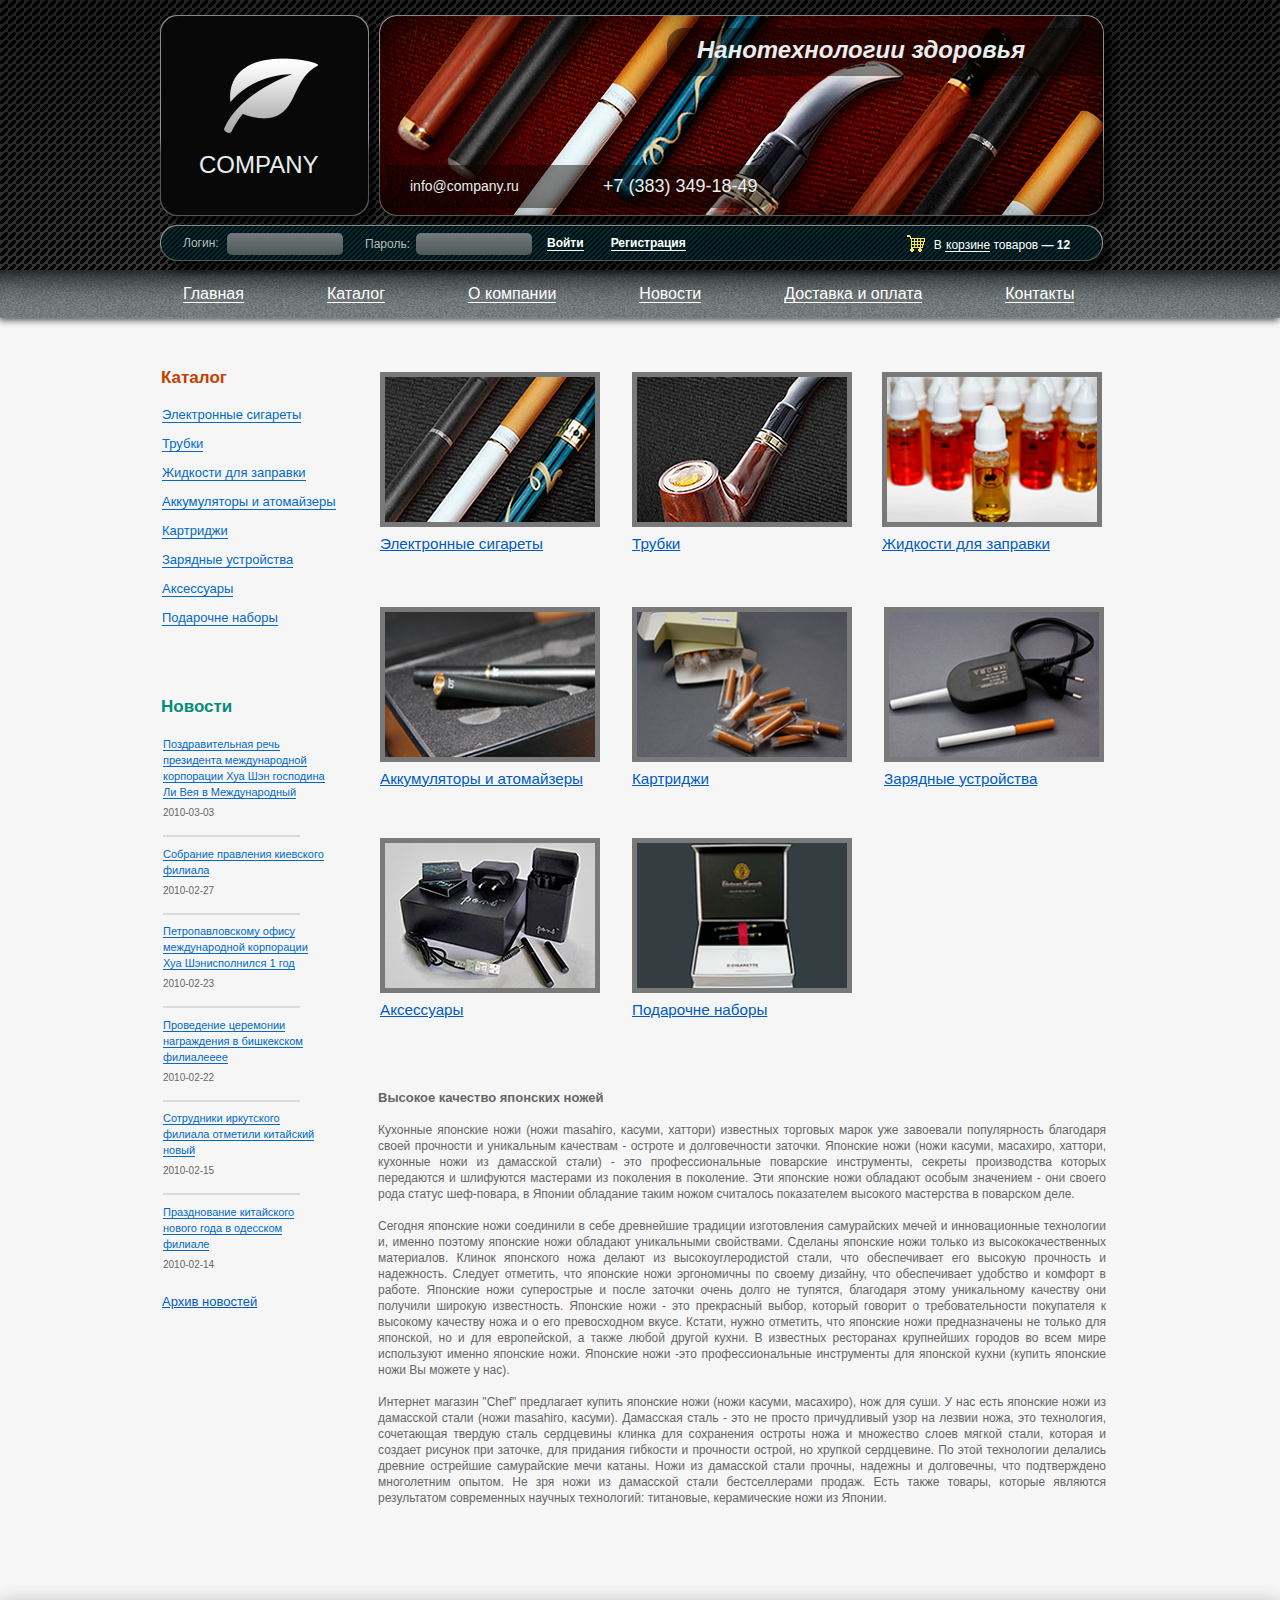
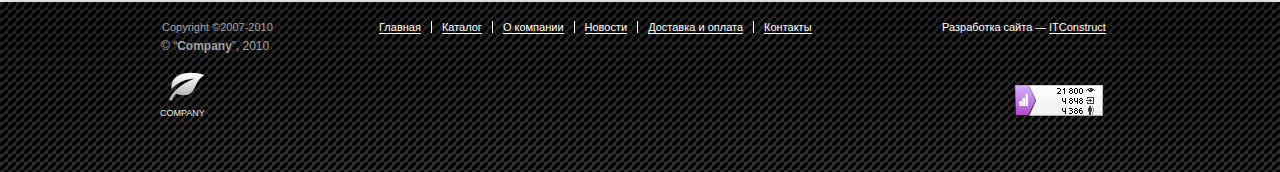
<file: public/index.html>
<!DOCTYPE html>
<html lang="ru">
<head>
	<meta charset="utf-8">
	<title>Company</title>
	<meta name="description" content="company">
	<meta name="author" content="Len">
	<meta name="viewport" content="width=device-width, initial-scale=1">
	<link rel="stylesheet" href="./css/style.css">
	<script src="https://ajax.googleapis.com/ajax/libs/jquery/1.12.4/jquery.min.js"></script>
	<script src="./js/script.js"></script>
</head>
<body>
	<div class="wraper">
		<header class="header">
			<div class="header-content clearfix">
				<div class="gradient-border gradient-border_logo">
					<div class="logo">
						<a href="" class="name-company">Company</a>
					</div>
				</div>
				<div class="gradient-border gradient-border_information">
					<div class="information">
						<div class="information__item information__item_title">
							Нанотехнологии здоровья
						</div>
						<div class="information__item information__item_contacts">
							<div class="mail"><a href="mailto:info@company.ru">info@company.ru</a></div>
							<div class="phone"><a href="">+7 (383) 349-18-49</a></div>
						</div>
					</div>
				</div>
				<div class="gradient-border gradient-border_top-personal-panel">
					<div class="top-personal-panel">
						<form class="autho">
							<label class="label-form label-form_login">Логин:</label>
							<input class="autho__input autho__input_text" type="text" name="login" required>
							<label class="label-form label-form_password">Пароль:</label>
							<input class="autho__input autho__input_password" type="password" name="password" required>
							<button class="autho__btn autho__btn_sign" type="submit">Войти</button>
							<button class="autho__btn autho__btn_register" type="submit">Регистрация</button>
						</form>
						<div class="basket">
							<a href="" class="basket-link">
								<span class="basket-logo"></span>В <span class="underline">корзине</span> товаров <span class="basket-count-items"> 12</span>
							</a>
						</div>
					</div>
				</div>
			</div>
		</header>
		<nav class="top-menu">
			<div class="top-menu-content">
				<div class='mobile-menu'><a href='#' class='mobile-menu__link'>Меню</a></div>
				<ul class="list-menu">
					<li class="list-menu__item"><a href="" class="list-menu__link">Главная</a></li>
					<li class="list-menu__item list-menu__item_cat">
						<a href="" class="list-menu__link list-menu__link_cat">Каталог</a>
						<ul class="list-mobile clearfix">
							<li class="list-mobile__item">
								<a href="" class="list-mobile__link">Электронные сигареты</a>
							</li>
							<li class="list-mobile__item ">
								<a href="" class="list-mobile__link">Трубки</a>
							</li>
							<li class="list-mobile__item list-mobile__item_last">
								<a href="" class="list-mobile__link">Картриджи</a>
							</li>
							<li class="list-mobile__item">
								<a href="" class="list-mobile__link">Аккумуляторы и атомайзеры</a>
							</li>
							<li class="list-mobile__item list-mobile__item_last">
								<a href="" class="list-mobile__link">Аксуссуары</a>
							</li>
							<li class="list-mobile__item">
								<a href="" class="list-mobile__link">Зарядные устройства</a>
							</li>
							<li class="list-mobile__item list-mobile__item_last">
								<a href="" class="list-mobile__link">Жидкости для заправки</a>
							</li>
							<li class="list-mobile__item">
								<a href="" class="list-mobile__link">Подарочне наборы</a>
							</li>
						</ul>
					</li>
					<li class="list-menu__item"><a href="" class="list-menu__link">О компании</a></li>
					<li class="list-menu__item"><a href="" class="list-menu__link">Новости</a></li>
					<li class="list-menu__item"><a href="" class="list-menu__link">Доставка и оплата</a></li>
					<li class="list-menu__item list-menu__item_last"><a href="" class="list-menu__link">Контакты</a></li>
				</ul>
			</div>
		</nav>
		<main class="main">
			<div class="main-content cl">
				<div class="products">
					<ul class="content-list">
						<li class="content-list__item">
							<a href="" class="content-list__link">Электронные сигареты</a>
							<div class="content-image">
								<img src="./img/content-item.png" alt="Электронные сигареты" class="content-image-item">
							</div>
						</li>
						<li class="content-list__item">
							<a href="" class="content-list__link">Трубки</a>
							<div class="content-image">
								<img src="./img/content-item2.png" alt="Трубки" class="content-image-item">
							</div>
						</li>
						<li class="content-list__item">
							<a href="" class="content-list__link">Жидкости для заправки</a>
							<div class="content-image">
								<img src="./img/content-item3.png" alt="Жидкости для заправки" class="content-image-item">
							</div>
						</li>
						<li class="content-list__item">
							<a href="" class="content-list__link">Аккумуляторы и атомайзеры</a>
							<div class="content-image">
								<img src="./img/content-item4.png" alt="Аккумуляторы и атомайзеры" class="content-image-item">
							</div>
						</li>
						<li class="content-list__item">
							<a href="" class="content-list__link">Картриджи</a>
							<div class="content-image">
								<img src="./img/content-item5.png" alt="Картриджи" class="content-image-item">
							</div>
						</li>
						<li class="content-list__item">
							<a href="" class="content-list__link">Зарядные устройства</a>
							<div class="content-image">
								<img src="./img/content-item6.png" alt="Зарядные устройства" class="content-image-item">
							</div>
						</li>
						<li class="content-list__item content-list__item_last-row">
							<a href="" class="content-list__link ">Аксессуары</a>
							<div class="content-image">
								<img src="./img/content-item7.png" alt="Аксуссуары" class="content-image-item">
							</div>
						</li>
						<li class="content-list__item content-list__item_last-row">
							<a href="" class="content-list__link">Подарочне наборы</a>
							<div class="content-image">
								<img src="./img/content-item8.png" alt="Подарочные наборы" class="content-image-item">
							</div>
						</li>
					</ul>
				</div>
				<aside class="sidebar">
					<div class="catalog">
						<div class="title title_catalog">
							Каталог
						</div>
						<ul class="catalog-list">
							<li class="catalog-list__item"><a href="" class="catalog-list__link">Электронные сигареты</a></li>
							<li class="catalog-list__item"><a href="" class="catalog-list__link">Трубки</a></li>
							<li class="catalog-list__item"><a href="" class="catalog-list__link">Жидкости для заправки</a></li>
							<li class="catalog-list__item"><a href="" class="catalog-list__link">Аккумуляторы и атомайзеры</a></li>
							<li class="catalog-list__item"><a href="" class="catalog-list__link">Картриджи</a></li>
							<li class="catalog-list__item"><a href="" class="catalog-list__link">Зарядные устройства</a></li>
							<li class="catalog-list__item"><a href="" class="catalog-list__link">Аксессуары</a></li>
							<li class="catalog-list__item"><a href="" class="catalog-list__link">Подарочне наборы</a></li>
						</ul>
					</div>
					<div class="news">
						<div class="title title_news">
							Новости
						</div>
						<ul class="news-list">
							<li class="news-list__item">
								<a href="" class="news-list__link">Поздравительная речь президента международной корпорации Хуа Шэн господина Ли Вея в Международный</a>
								<div class="news-list__time-item">
									<time>2010-03-03</time>
								</div>
							</li>
							<li class="news-list__item">
								<a href="" class="news-list__link">Собрание правления киевского филиала</a>
								<div class="news-list__time-item">
									<time>2010-02-27</time>
								</div>
							</li>
							<li class="news-list__item">
								<a href="" class="news-list__link">Петропавловскому офису международной корпорации Хуа Шэнисполнился 1 год</a>
								<div class="news-list__time-item">
									<time>2010-02-23</time>
								</div>
							</li>
							<li class="news-list__item">
								<a href="" class="news-list__link">Проведение церемонии награждения в бишкекском филиалеeee</a>
								<div class="news-list__time-item">
									<time>2010-02-22</time>
								</div>
							</li>
							<li class="news-list__item">
								<a href="" class="news-list__link">Сотрудники иркутского филиала отметили китайский новый</a>
								<div class="news-list__time-item">
									<time>2010-02-15</time>
								</div>
							</li>
							<li class="news-list__item">
								<a href="" class="news-list__link">Празднование китайского нового года в одесском филиале</a>
								<div class="news-list__time-item news-list__time-item_last">
									<time>2010-02-14</time>
								</div>
							</li>
						</ul>
						<div class="archive-news">
							<a class="archive-news__link" href="">Архив новостей</a>
						</div>
					</div>
				</aside>
				<div class="product-information">
					<div class="product-information__title">
							Высокое качество японских ножей
					</div>
					<div class="product-information__stuff">
						<p class="first-stuff-par">Кухонные японские ножи (ножи masahiro, касуми, хаттори) известных торговых марок уже завоевали популярность благодаря своей прочности и уникальным качествам - остроте и долговечности заточки. Японские ножи (ножи касуми, масахиро, хаттори, кухонные ножи из дамасской стали) - это профессиональные поварские инструменты, секреты производства которых передаются и шлифуются мастерами из поколения в поколение. Эти японские ножи обладают особым значением - они своего рода статус шеф-повара, в Японии обладание таким ножом считалось показателем высокого мастерства в поварском деле.</p>
						<p>Сегодня японские ножи соединили в себе древнейшие традиции изготовления самурайских мечей и инновационные технологии и, именно поэтому японские ножи обладают уникальными свойствами. Сделаны японские ножи только из высококачественных материалов. Клинок японского ножа делают из высокоуглеродистой стали, что обеспечивает его высокую прочность и надежность. Следует отметить, что японские ножи эргономичны по своему дизайну, что обеспечивает удобство и комфорт в работе. Японские ножи суперострые и после заточки очень долго не тупятся, благодаря этому уникальному качеству они получили широкую известность. Японские ножи - это прекрасный выбор, который говорит о требовательности покупателя к высокому качеству ножа и о его превосходном вкусе. Кстати, нужно отметить, что японские ножи предназначены не только для японской, но и для европейской, а также любой другой кухни. В известных ресторанах крупнейших городов во всем мире используют именно японские ножи. Японские ножи -это профессиональные инструменты для японской кухни (купить японские ножи Вы можете у нас).</p>
						<p>Интернет магазин "Chef" предлагает купить японские ножи (ножи касуми, масахиро), нож для суши. У нас есть японские ножи из дамасской стали (ножи masahiro, касуми). Дамасская сталь - это не просто причудливый узор на лезвии ножа, это технология, сочетающая твердую сталь сердцевины клинка для сохранения остроты ножа и множество слоев мягкой стали, которая и создает рисунок при заточке, для придания гибкости и прочности острой, но хрупкой сердцевине. По этой технологии делались древние острейшие самурайские мечи катаны. Ножи из дамасской стали прочны, надежны и долговечны, что подтверждено многолетним опытом. Не зря ножи из дамасской стали бестселлерами продаж. Есть также товары, которые являются результатом современных научных технологий: титановые, керамические ножи из Японии.</p>
					</div>
				</div>
			</div>
		</main>
		<footer class="footer">
			<div class="foot-content">
				<div class="foot-flex">
					<div class="copyright">
						<div class="copyright__small">Copyright ©2007-2010</div>
						<div class="copyright__large">© “<span class="bold">Company</span>”, 2010</div>
						<div class="copyright__logo"></div>
						<div class="copyright__logo-text">Company</div>
					</div>
					<nav class="submenu">
						<ul class="submenu-list">
							<li class="submenu-list__item">
								<a href="" class="submenu-list__link">Главная</a>
							</li>
							<li class="submenu-list__item">
								<a href="" class="submenu-list__link">Каталог</a>
							</li>
							<li class="submenu-list__item">
								<a href="" class="submenu-list__link">О компании</a>
							</li>
							<li class="submenu-list__item">
								<a href="" class="submenu-list__link">Новости</a>
							</li>
							<li class="submenu-list__item">
								<a href="" class="submenu-list__link">Доставка и оплата </a>
							</li>
							<li class="submenu-list__item">
								<a href="" class="submenu-list__link">Контакты</a>
							</li>
						</ul>
					</nav>
					<div class="dev">
						<div class="developer">
							Разработка сайта — <a class="developer__link" href="">ITConstruct</a>
						</div>
						<div class="ya-met">
						</div>
					</div>
				</div>
			</div>
		</footer>
	</div>
</body>
</html>
</file>
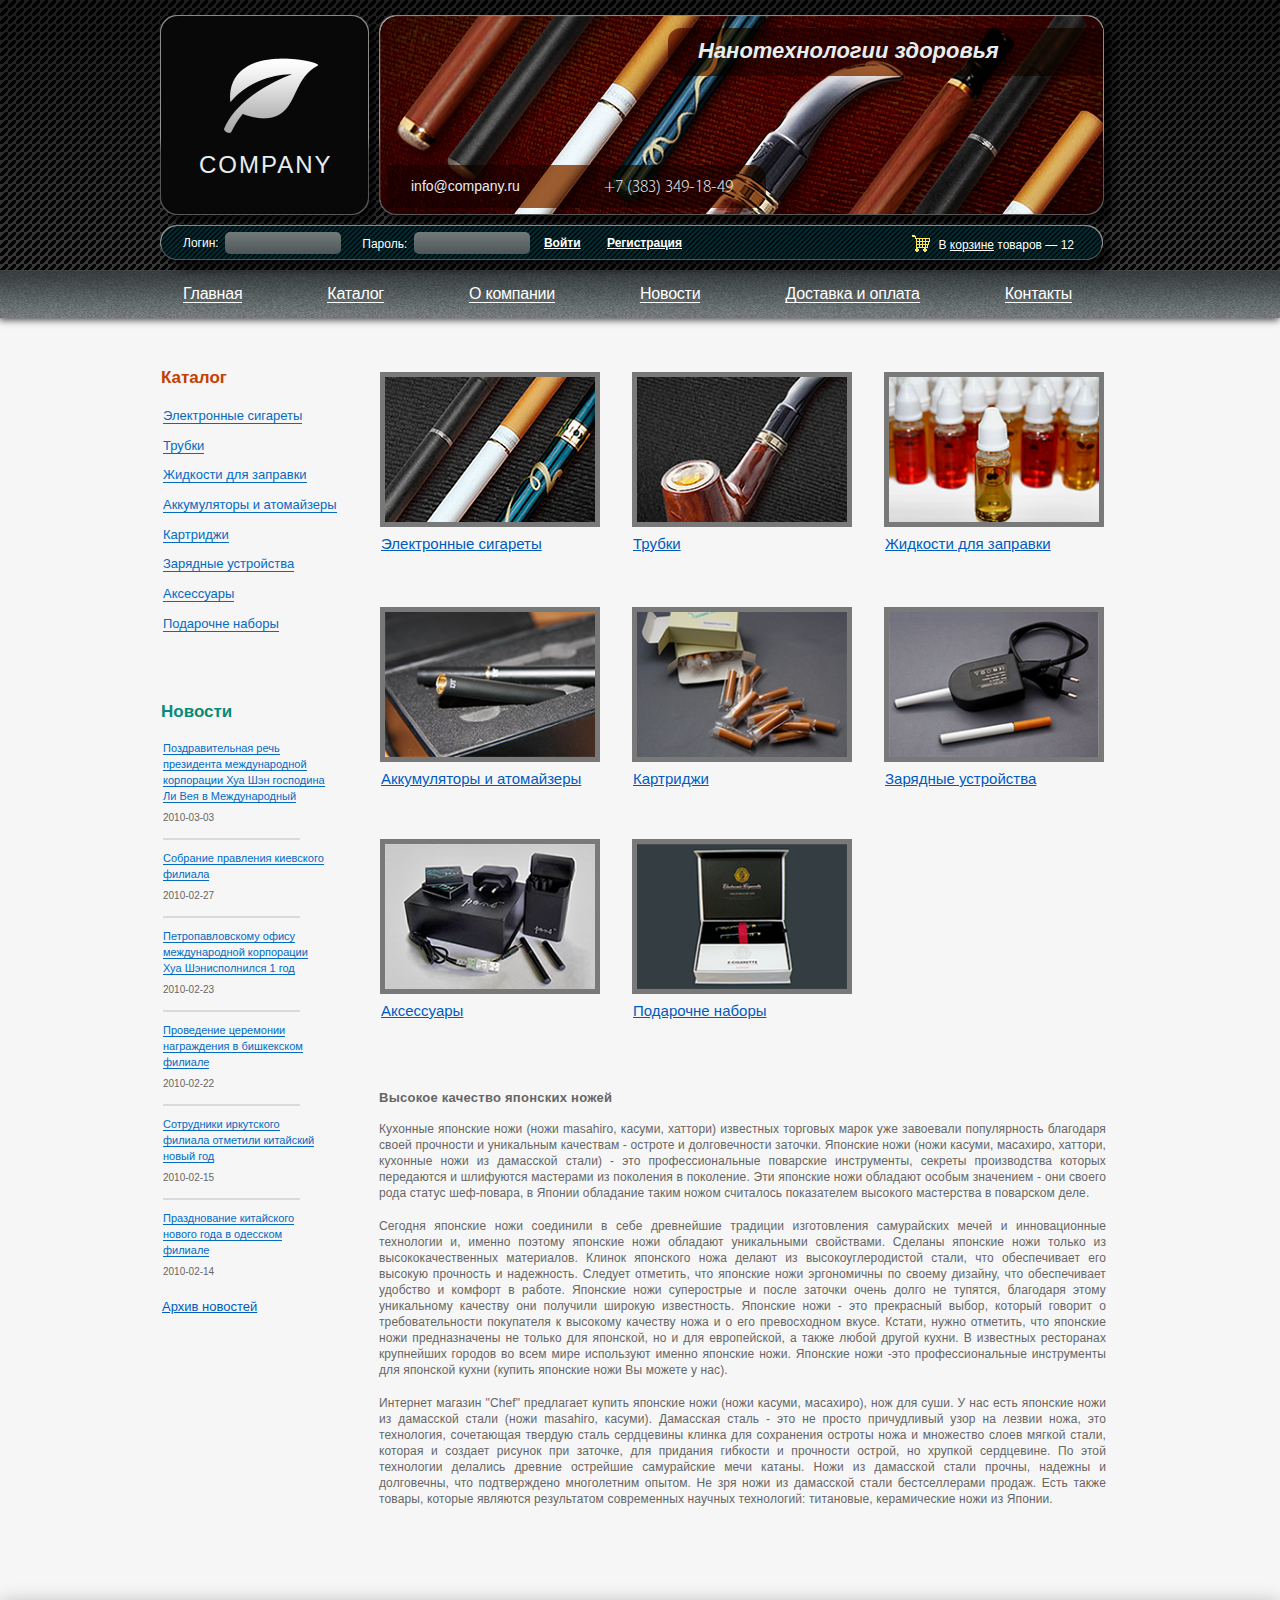
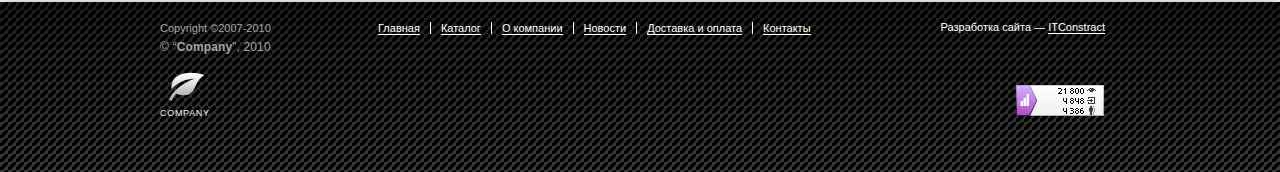
<file: study/index.html>
<!DOCTYPE html>
<html lang="ru">
<head>
	<meta charset="utf-8">
	<title>Company</title>
	<meta name="description" content="company">
	<meta name="author" content="Len">
	<meta name="viewport" content="width=device-width, initial-scale=1">
	<link rel="stylesheet" href="./_css/style.css">
	<script src="https://ajax.googleapis.com/ajax/libs/jquery/1.12.4/jquery.min.js"></script>
	<script src="./_js/script.js"></script>
</head>
<body>
	<div class="wraper">
		<header class="header">
			<div class="header-content clearfix">
				<div class="gradient-border gradient-border_logo clearfix">
					<div class="logo">
						<a href="" class="name-company">Company</a>
					</div>
				</div>
				<div class="gradient-border gradient-border_information clearfix">
					<div class="information clearfix">
						<div class="information__item information__item_title">
							Нанотехнологии здоровья
						</div>
						<div class="information__item information__item_contacts clearfix">
							<div class="mail"><a href="mailto:info@company.ru">info@company.ru</a></div>
							<div class="phone"><a href="">+7 (383) 349-18-49</a></div>
						</div>
					</div>
				</div>
				<div class="gradient-border gradient-border_top-personal-panel clearfix">
					<div class="top-personal-panel clearfix ">
						<form class="autho clearfix">
							<label class="label-form label-form_login">Логин:</label>
							<input class="autho__input autho__input_text" type="text" name="login" required>
							<label class="label-form label-form_password">Пароль:</label>
							<input class="autho__input autho__input_password" type="password" name="password" required>
							<button class="autho__btn autho__btn_sign" type="submit">Войти</button>
							<button class="autho__btn autho__btn_register" type="submit">Регистрация</button>
						</form>
						<div class="basket">
							<a href="" class="no-decoration">
								<span class="basket-logo clearfix"></span>В <span class="underline">корзине</span> товаров <span class="basket-dash">—</span><span class="baket-count-items"> 12</span>
							</a>
						</div>
					</div>
				</div>
				<nav class="top-menu">
					<div class='mobile-menu'><a href='#' class='mobile-menu__link'>Меню</a></div>
					<ul class="list-menu clearfix">
						<li class="list-menu__item"><a href="" class="list-menu__link">Главная</a></li>
						<li class="list-menu__item list-menu__item_cat">
							<a href="" class="list-menu__link list-menu__link_cat">Каталог</a>
							<ul class="list-mobile clearfix">
								<li class="list-mobile__item">
									<a href="" class="list-mobile__link">Электронные сигареты</a>
								</li>
								<li class="list-mobile__item ">
									<a href="" class="list-mobile__link">Трубки</a>
								</li>
								<li class="list-mobile__item list-mobile__item_last">
									<a href="" class="list-mobile__link">Картриджи</a>
								</li>
								<li class="list-mobile__item">
									<a href="" class="list-mobile__link">Аккумуляторы и атомайзеры</a>
								</li>
								<li class="list-mobile__item list-mobile__item_last">
									<a href="" class="list-mobile__link">Аксуссуары</a>
								</li>
								<li class="list-mobile__item">
									<a href="" class="list-mobile__link">Зарядные устройства</a>
								</li>
								<li class="list-mobile__item list-mobile__item_last">
									<a href="" class="list-mobile__link">Жидкости для заправки</a>
								</li>
								<li class="list-mobile__item">
									<a href="" class="list-mobile__link">Подарочне наборы</a>
								</li>
							</ul>
						</li>
						<li class="list-menu__item"><a href="" class="list-menu__link">О компании</a></li>
						<li class="list-menu__item"><a href="" class="list-menu__link">Новости</a></li>
						<li class="list-menu__item"><a href="" class="list-menu__link">Доставка и оплата</a></li>
						<li class="list-menu__item list-menu__item_last"><a href="" class="list-menu__link">Контакты</a></li>
					</ul>
				</nav>
			</div>
		</header>
		<main class="main">
			<div class="main-content">
				<div class="products clearfix">
					<ul class="content-list clearfix">
						<li class="content-list__item">
							<img src="./_img/content-item.png" alt="" class="content-image-item">
							<a href="" class="content-list__link">Электронные сигареты</a>
						</li>
						<li class="content-list__item">
							<img src="./_img/content-item2.png" alt="" class="content-image-item">
							<a href="./_img/content-item.png" class="content-list__link">Трубки</a>
						</li>
						<li class="content-list__item content-list__item_last">
							<img src="./_img/content-item3.png" alt="" class="content-image-item">
							<a href="" class="content-list__link">Жидкости для заправки</a>
						</li>
						<li class="content-list__item">
							<img src="./_img/content-item4.png" alt="" class="content-image-item">
							<a href="" class="content-list__link">Аккумуляторы и атомайзеры</a>
						</li>
						<li class="content-list__item">
							<img src="./_img/content-item5.png" alt="" class="content-image-item">
							<a href="" class="content-list__link">Картриджи</a>
						</li>
						<li class="content-list__item content-list__item_last">
							<img src="./_img/content-item6.png" alt="" class="content-image-item">
							<a href="" class="content-list__link">Зарядные устройства</a>
						</li>
						<li class="content-list__item content-list__item_last-row">
							<img src="./_img/content-item7.png" alt="" class="content-image-item">
							<a href="" class="content-list__link ">Аксессуары</a>
						</li>
						<li class="content-list__item content-list__item_last-row">
							<img src="./_img/content-item8.png" alt="" class="content-image-item">
							<a href="" class="content-list__link">Подарочне наборы</a>
						</li>
					</ul>
				</div>
				<aside class="sidebar clearfix">
					<div class="catalog">
						<div class="title title_catalog">
							Каталог
						</div>
						<ul class="catalog-list">
							<li class="catalog-list__item"><a href="" class="catalog-list__link">Электронные сигареты</a></li>
							<li class="catalog-list__item"><a href="" class="catalog-list__link">Трубки</a></li>
							<li class="catalog-list__item"><a href="" class="catalog-list__link">Жидкости для заправки</a></li>
							<li class="catalog-list__item"><a href="" class="catalog-list__link">Аккумуляторы и атомайзеры</a></li>
							<li class="catalog-list__item"><a href="" class="catalog-list__link">Картриджи</a></li>
							<li class="catalog-list__item"><a href="" class="catalog-list__link">Зарядные устройства</a></li>
							<li class="catalog-list__item"><a href="" class="catalog-list__link">Аксессуары</a></li>
							<li class="catalog-list__item"><a href="" class="catalog-list__link">Подарочне наборы</a></li>
						</ul>
					</div>
					<div class="news">
						<div class="title title_news">
							Новости
						</div>
						<ul class="news-list">
							<li class="news-list__item">
								<a href="" class="news-list__link">Поздравительная речь президента международной корпорации Хуа Шэн господина Ли Вея в Международный</a>
								<div class="news-list__time-item">
									<time>2010-03-03</time>
								</div>
							</li>
							<li class="news-list__item">
								<a href="" class="news-list__link">Собрание правления киевского филиала</a>
								<div class="news-list__time-item">
									<time>2010-02-27</time>
								</div>
							</li>
							<li class="news-list__item">
								<a href="" class="news-list__link">Петропавловскому офису международной корпорации Хуа Шэнисполнился 1 год</a>
								<div class="news-list__time-item">
									<time>2010-02-23</time>
								</div>
							</li>
							<li class="news-list__item">
								<a href="" class="news-list__link">Проведение церемонии награждения в бишкекском филиале</a>
								<div class="news-list__time-item">
									<time>2010-02-22</time>
								</div>
							</li>
							<li class="news-list__item">
								<a href="" class="news-list__link">Сотрудники иркутского филиала отметили китайский новый год</a>
								<div class="news-list__time-item">
									<time>2010-02-15</time>
								</div>
							</li>
							<li class="news-list__item">
								<a href="" class="news-list__link">Празднование китайского нового года в одесском филиале</a>
								<div class="news-list__time-item news-list__time-item_last">
									<time>2010-02-14</time>
								</div>
							</li>
						</ul>
						<div class="archive-news">
							<a class="archive-news__link" href="">Архив новостей</a>
						</div>
					</div>
				</aside>
				<div class="product-information">
					<div class="product-information__title">
							Высокое качество японских ножей
					</div>
					<div class="product-information__stuff">
						<p class="first-stuff-par">Кухонные японские ножи (ножи masahiro, касуми, хаттори) известных торговых марок уже завоевали популярность благодаря своей прочности и уникальным качествам - остроте и долговечности заточки. Японские ножи (ножи касуми, масахиро, хаттори, кухонные ножи из дамасской стали) - это профессиональные поварские инструменты, секреты производства которых передаются и шлифуются мастерами из поколения в поколение. Эти японские ножи обладают особым значением - они своего рода статус шеф-повара, в Японии обладание таким ножом считалось показателем высокого мастерства в поварском деле.</p>
						<p>Сегодня японские ножи соединили в себе древнейшие традиции изготовления самурайских мечей и инновационные технологии и, именно поэтому японские ножи обладают уникальными свойствами. Сделаны японские ножи только из высококачественных материалов. Клинок японского ножа делают из высокоуглеродистой стали, что обеспечивает его высокую прочность и надежность. Следует отметить, что японские ножи эргономичны по своему дизайну, что обеспечивает удобство и комфорт в работе. Японские ножи суперострые и после заточки очень долго не тупятся, благодаря этому уникальному качеству они получили широкую известность. Японские ножи - это прекрасный выбор, который говорит о требовательности покупателя к высокому качеству ножа и о его превосходном вкусе. Кстати, нужно отметить, что японские ножи предназначены не только для японской, но и для европейской, а также любой другой кухни. В известных ресторанах крупнейших городов во всем мире используют именно японские ножи. Японские ножи -это профессиональные инструменты для японской кухни (купить японские ножи Вы можете у нас).</p>
						<p>Интернет магазин "Chef" предлагает купить японские ножи (ножи касуми, масахиро), нож для суши. У нас есть японские ножи из дамасской стали (ножи masahiro, касуми). Дамасская сталь - это не просто причудливый узор на лезвии ножа, это технология, сочетающая твердую сталь сердцевины клинка для сохранения остроты ножа и множество слоев мягкой стали, которая и создает рисунок при заточке, для придания гибкости и прочности острой, но хрупкой сердцевине. По этой технологии делались древние острейшие самурайские мечи катаны. Ножи из дамасской стали прочны, надежны и долговечны, что подтверждено многолетним опытом. Не зря ножи из дамасской стали бестселлерами продаж. Есть также товары, которые являются результатом современных научных технологий: титановые, керамические ножи из Японии.</p>
					</div>
				</div>
			</div>
		</main>
		<footer class="footer">
			<div class="foot-content clearfix">
				<div class="copyright">
					<div class="copyright__small">Copyright ©2007-2010</div>
					<div class="copyright__large">© “<span class="bold">Company</span>”, 2010</div>
					<div class="copyright__logo"></div>
					<div class="copyright__logo-text">Company</div>
				</div>
				<nav class="submenu clearfix">
					<ul class="submenu-list">
						<li class="submenu-list__item">
							<a href="" class="submenu-list__link">Главная</a>
						</li>
						<li class="submenu-list__item">
							<a href="" class="submenu-list__link">Каталог</a>
						</li>
						<li class="submenu-list__item">
							<a href="" class="submenu-list__link">О компании</a>
						</li>
						<li class="submenu-list__item">
							<a href="" class="submenu-list__link">Новости</a>
						</li>
						<li class="submenu-list__item">
							<a href="" class="submenu-list__link">Доставка и оплата </a>
						</li>
						<li class="submenu-list__item submenu-list__item_last">
							<a href="" class="submenu-list__link">Контакты</a>
						</li>
					</ul>
				</nav>
				<div class="developer">
					Разработка сайта — <a class="developer__link" href="">ITConstract</a>
				</div>
				<div class="ya-met">
				</div>
			</div>
		</footer>
	</div>
</body>
</html>
</file>
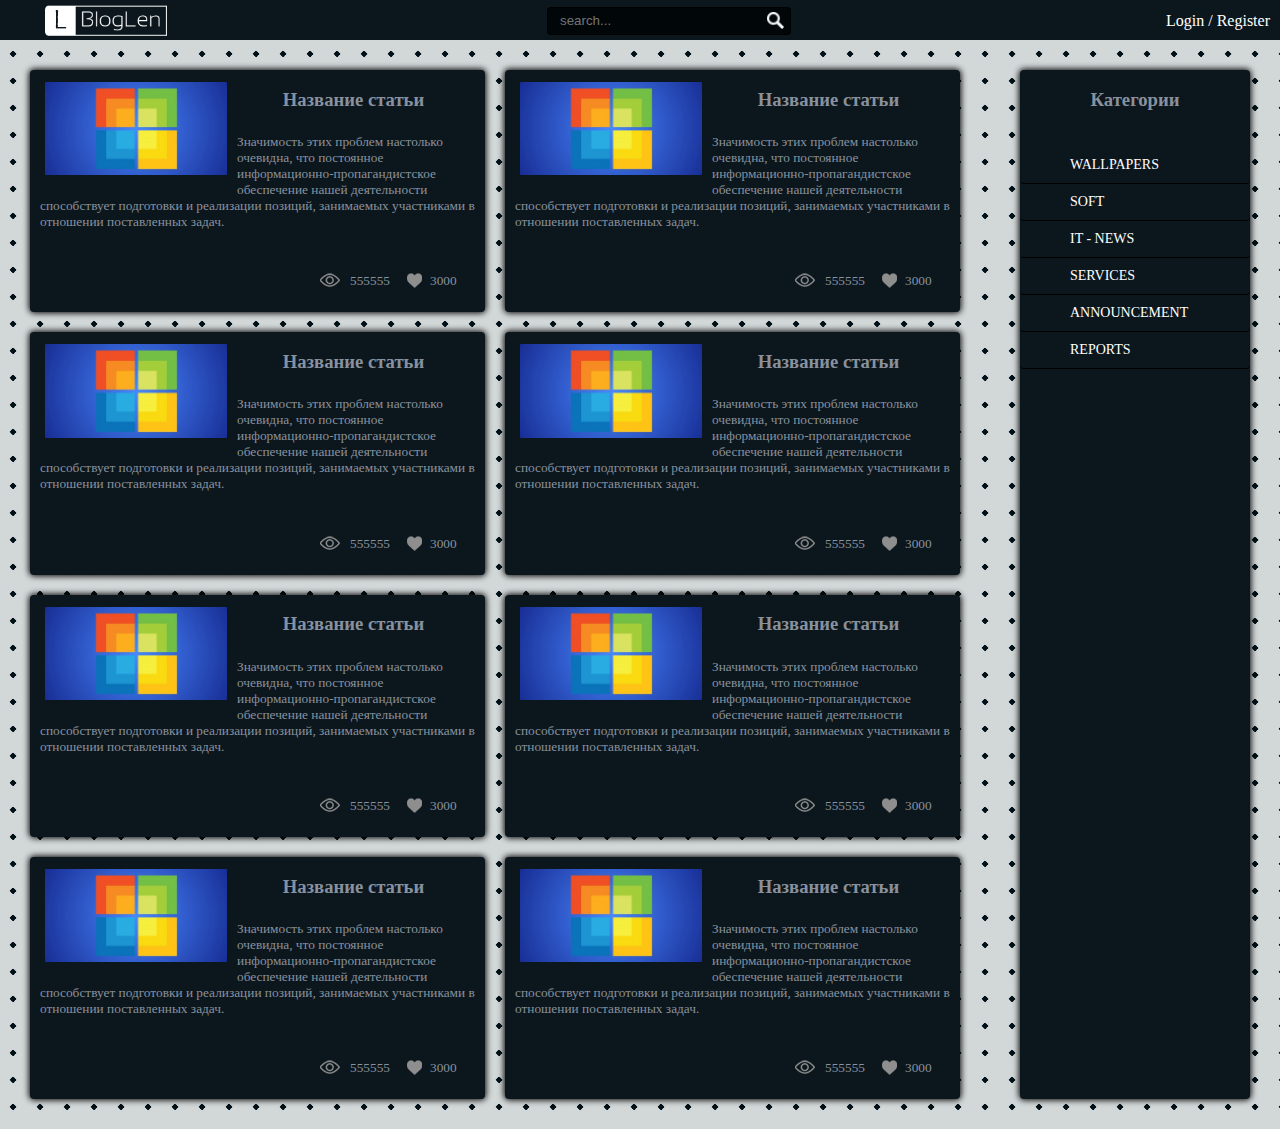
<file: website/index.html>
<!DOCTYPE html>
<html lang="ru">
<head>
	<meta charset="utf-8">
	<title>BlogLen</title>
	<meta name="description" content="catalog">
	<meta name="author" content="Len">
	<link rel="stylesheet" href="./css/catalog_style.css">
	<script src="https://ajax.googleapis.com/ajax/libs/jquery/1.12.4/jquery.min.js"></script>
	<script src="./js/script.js"></script>
</head>
<body>
	<div class="wraper">
		<header class="header">
			<div class="header-content">
				<ul class="header-list right">
					<li class="header-list__item header-list__item_info">
						<a href="./index.html">
							<img src="img/logo.png" alt="" class="logo">
						</a>	
					</li>
					<li class="header-list__item header-list__item_search">
						<div class="search">
							<form class="search-form" action="index.html" method="post">
								<input  class="search-form__text" placeholder="search..." type="text" name="search-area-text" value="">
								<button class="search-form__button" type="submit" name="button">&nbsp;</button>
							</form>
						</div>
					</li>
					<li class="header-list__item header-list__item_autho">
						<a class="login" href="#">Login</a>
						<span>/</span>
						<a class="register" href="#">Register</a>
					</li>
				</ul>
			</div>
			<div class="modal-autho modal-autho_login">
				<div class="modal-autho__panel">
					<span class="modal-name modal-name_autho">Авторизция</span>
					<a href="#" class="close-btn">&#215;</a>
				</div>
				<form action class="autho-form">
					<input class="autho-form__item autho-form__item_text" type="text" placeholder="Логин"  required>
					<input class="autho-form__item autho-form__item_pas" type="password" placeholder="Пароль"  required>
					<a href="#" class="forget-btn">Восстановить пароль</a>
					<button class="autho-form__item autho-form__item_sign" type="submit" name="button-sign">Войти</button>
				</form>
			</div>
			<div class="modal-autho modal-autho_register">
				<div class="modal-autho__panel">
					<span class="modal-name modal-name_reg">Регистрация</span>
					<a href="#" class="close-btn">&#215;</a>
				</div>
				<form action class="autho-form">
					<input class="autho-form__item autho-form__item_text" type="text" placeholder="Логин"  required>
					<span class="check-req check-req_login">&#10004;</span>
					<input class="autho-form__item autho-form__item_email" type="email" placeholder="E-mail"  required>
					<span class="check-req check-req_email">&#10004;</span>
					<input class="autho-form__item autho-form__item_pas" type="password" placeholder="Пароль" id="register-password" required>
					<span class="check-req check-req_password">&#10004;</span>
					<input class="autho-form__item autho-form__item_pas" type="password" placeholder="Пароль" id="register-password-confirm" required>
					<button class="autho-form__item autho-form__item_register" type="submit" name="button-sign">Зарегистрироваться</button>
				</form>
			</div>
		</header>
		<main class="main">
			<div class="main__item main__item_sidebar">
				<aside class="sidebar">
					<h3 class="sidebar__name">
						Категории
					</h3>
				</aside>
				<ul class="list-categories">
					<li class="list-categories__item list-categories__item_wallpapers">
						<a href="wallpapers.html">wallpapers</a>
					</li>
					<li class="list-categories__item list-categories__item_soft">
						<a href="#">soft</a>
						<ul class="list-categories__sub soft-list">
							<li class="sub-item">
								<a class="logo-text" href="./index.html">
									<span class="icon-sub icon-sub_soft1"></span>
									Подкатегория
								</a>
							</li>
							<li class="sub-item">
								<a class="logo-text" href="./index.html">
									<span class="icon-sub icon-sub_soft1"></span>
									Подкатегория
								</a>
							</li>
							<li class="sub-item">
								<a class="logo-text" href="./index.html">
									<span class="icon-sub icon-sub_soft1"></span>
									Подкатегория
								</a>
							</li>
							<li class="sub-item">
								<a class="logo-text" href="./index.html">
									<span class="icon-sub icon-sub_soft1"></span>
									Подкатегория
								</a>
							</li>
						</ul>
					</li>
					<li class="list-categories__item list-categories__item_it-news">
						<a href="#">it - news</a>
						<ul class="list-categories__sub soft-list">
							<li class="sub-item">
								<a class="logo-text" href="./index.html">
									<span class="icon-sub icon-sub_soft1"></span>
									Подкатегория
								</a>
							</li>
							<li class="sub-item">
								<a class="logo-text" href="./index.html">
									<span class="icon-sub icon-sub_soft1"></span>
									Подкатегория
								</a>
							</li>
							<li class="sub-item">
								<a class="logo-text" href="./index.html">
									<span class="icon-sub icon-sub_soft1"></span>
									Подкатегория
								</a>
							</li>
							<li class="sub-item">
								<a class="logo-text" href="./index.html">
									<span class="icon-sub icon-sub_soft1"></span>
									Подкатегория
								</a>
							</li>
						</ul>
					</li>
					<li class="list-categories__item list-categories__item_services">
						<a href="#">services</a>
						<ul class="list-categories__sub soft-list">
							<li class="sub-item">
								<a class="logo-text" href="./index.html">
									<span class="icon-sub icon-sub_soft1"></span>
									Подкатегория
								</a>
							</li>
							<li class="sub-item">
								<a class="logo-text" href="./index.html">
									<span class="icon-sub icon-sub_soft1"></span>
									Подкатегория
								</a>
							</li>
							<li class="sub-item">
								<a class="logo-text" href="./index.html">
									<span class="icon-sub icon-sub_soft1"></span>
									Подкатегория
								</a>
							</li>
							<li class="sub-item">
								<a class="logo-text" href="./">
									<span class="icon-sub icon-sub_soft1"></span>
									Подкатегория
								</a>
							</li>
						</ul>
					</li>
					<li class="list-categories__item list-categories__item_add">
						<a href="#">Announcement</a>
						<ul class="list-categories__sub soft-list">
							<li class="sub-item">
								<a class="logo-text" href="./index.html">
									<span class="icon-sub icon-sub_soft1"></span>
									Подкатегория
								</a>
							</li>
							<li class="sub-item">
								<a class="logo-text" href="./index.html">
									<span class="icon-sub icon-sub_soft1"></span>
									Подкатегория
								</a>
							</li>
							<li class="sub-item">
								<a class="logo-text" href="./index.html">
									<span class="icon-sub icon-sub_soft1"></span>
									Подкатегория
								</a>
							</li>
							<li class="sub-item">
								<a class="logo-text" href="./index.html">
									<span class="icon-sub icon-sub_soft1"></span>
									Подкатегория
								</a>
							</li>
						</ul>
					</li>
					<li class="list-categories__item list-categories__item_reports">
						<a href="#">reports</a>
						<ul class="list-categories__sub soft-list">
							<li class="sub-item">
								<a class="logo-text" href="./index.html">
									<span class="icon-sub icon-sub_soft1"></span>
									Подкатегория
								</a>
							</li>
							<li class="sub-item">
								<a class="logo-text" href="./index.html">
									<span class="icon-sub icon-sub_soft1"></span>
									Подкатегория
								</a>
							</li>
							<li class="sub-item">
								<a class="logo-text" href="./index.html">
									<span class="icon-sub icon-sub_soft1"></span>
									Подкатегория
								</a>
							</li>
							<li class="sub-item">
								<a class="logo-text" href="./index.html">
									<span class="icon-sub icon-sub_soft1"></span>
									Подкатегория
								</a>
							</li>
						</ul>
					</li>

				</ul>
			</div>
			<div class="main__item main__item_content">
				<article class="article-item">
					<div class="article-item__image">
						<img src="./img/article.png" alt="" />
					</div>
					<h3 class="article-item__name">
						Название статьи
					</h3>
					<div class="article-item__details details">
						<blockquote>
							<p class="details__description">
								Значимость этих проблем настолько очевидна, что постоянное информационно-пропагандистское обеспечение нашей деятельности способствует подготовки и реализации позиций, занимаемых участниками в отношении поставленных задач. 
							</p>
						</blockquote>
					</div>
					<!-- <ul class="legends">
						<li class="legends__item">Очень важное</li>
					</ul> -->
					<div class="article-item__statistic right">
					<ul class="list-stat">
						<li class="list-stat__item list-stat__item_view">
							<span class="count-view">555555</span>
						</li>
						<li class="list-stat__item list-stat__item_like">
							<span class="count-likes">3000</span>
						</li>
					</ul>
					</div>
				</article>
				<article class="article-item">
					<div class="article-item__image">
						<img src="./img/article.png" alt="" />
					</div>
					<h3 class="article-item__name">
						Название статьи
					</h3>
					<div class="article-item__details details">
						<blockquote>
							<p class="details__description">
								Значимость этих проблем настолько очевидна, что постоянное информационно-пропагандистское обеспечение нашей деятельности способствует подготовки и реализации позиций, занимаемых участниками в отношении поставленных задач. 
							</p>
						</blockquote>
					</div>
					<!-- <ul class="legends">
						<li class="legends__item">Очень важное</li>
					</ul> -->
					<div class="article-item__statistic right">
					<ul class="list-stat">
						<li class="list-stat__item list-stat__item_view">
							<span class="count-view">555555</span>
						</li>
						<li class="list-stat__item list-stat__item_like">
							<span class="count-likes">3000</span>
						</li>
					</ul>
					</div>
				</article>
				<article class="article-item">
					<div class="article-item__image">
						<img src="./img/article.png" alt="" />
					</div>
					<h3 class="article-item__name">
						Название статьи
					</h3>
					<div class="article-item__details details">
						<blockquote>
							<p class="details__description">
								Значимость этих проблем настолько очевидна, что постоянное информационно-пропагандистское обеспечение нашей деятельности способствует подготовки и реализации позиций, занимаемых участниками в отношении поставленных задач. 
							</p>
						</blockquote>
					</div>
					<!-- <ul class="legends">
						<li class="legends__item">Очень важное</li>
					</ul> -->
					<div class="article-item__statistic right">
					<ul class="list-stat">
						<li class="list-stat__item list-stat__item_view">
							<span class="count-view">555555</span>
						</li>
						<li class="list-stat__item list-stat__item_like">
							<span class="count-likes">3000</span>
						</li>
					</ul>
					</div>
				</article>
				<article class="article-item">
					<div class="article-item__image">
						<img src="./img/article.png" alt="" />
					</div>
					<h3 class="article-item__name">
						Название статьи
					</h3>
					<div class="article-item__details details">
						<blockquote>
							<p class="details__description">
								Значимость этих проблем настолько очевидна, что постоянное информационно-пропагандистское обеспечение нашей деятельности способствует подготовки и реализации позиций, занимаемых участниками в отношении поставленных задач. 
							</p>
						</blockquote>
					</div>
					<!-- <ul class="legends">
						<li class="legends__item">Очень важное</li>
					</ul> -->
					<div class="article-item__statistic right">
					<ul class="list-stat">
						<li class="list-stat__item list-stat__item_view">
							<span class="count-view">555555</span>
						</li>
						<li class="list-stat__item list-stat__item_like">
							<span class="count-likes">3000</span>
						</li>
					</ul>
					</div>
				</article>
				<article class="article-item">
					<div class="article-item__image">
						<img src="./img/article.png" alt="" />
					</div>
					<h3 class="article-item__name">
						Название статьи
					</h3>
					<div class="article-item__details details">
						<blockquote>
							<p class="details__description">
								Значимость этих проблем настолько очевидна, что постоянное информационно-пропагандистское обеспечение нашей деятельности способствует подготовки и реализации позиций, занимаемых участниками в отношении поставленных задач. 
							</p>
						</blockquote>
					</div>
					<!-- <ul class="legends">
						<li class="legends__item">Очень важное</li>
					</ul> -->
					<div class="article-item__statistic right">
					<ul class="list-stat">
						<li class="list-stat__item list-stat__item_view">
							<span class="count-view">555555</span>
						</li>
						<li class="list-stat__item list-stat__item_like">
							<span class="count-likes">3000</span>
						</li>
					</ul>
					</div>
				</article>
				<article class="article-item">
					<div class="article-item__image">
						<img src="./img/article.png" alt="" />
					</div>
					<h3 class="article-item__name">
						Название статьи
					</h3>
					<div class="article-item__details details">
						<blockquote>
							<p class="details__description">
								Значимость этих проблем настолько очевидна, что постоянное информационно-пропагандистское обеспечение нашей деятельности способствует подготовки и реализации позиций, занимаемых участниками в отношении поставленных задач. 
							</p>
						</blockquote>
					</div>
					<!-- <ul class="legends">
						<li class="legends__item">Очень важное</li>
					</ul> -->
					<div class="article-item__statistic right">
					<ul class="list-stat">
						<li class="list-stat__item list-stat__item_view">
							<span class="count-view">555555</span>
						</li>
						<li class="list-stat__item list-stat__item_like">
							<span class="count-likes">3000</span>
						</li>
					</ul>
					</div>
				</article>
				<article class="article-item">
					<div class="article-item__image">
						<img src="./img/article.png" alt="" />
					</div>
					<h3 class="article-item__name">
						Название статьи
					</h3>
					<div class="article-item__details details">
						<blockquote>
							<p class="details__description">
								Значимость этих проблем настолько очевидна, что постоянное информационно-пропагандистское обеспечение нашей деятельности способствует подготовки и реализации позиций, занимаемых участниками в отношении поставленных задач. 
							</p>
						</blockquote>
					</div>
					<!-- <ul class="legends">
						<li class="legends__item">Очень важное</li>
					</ul> -->
					<div class="article-item__statistic right">
					<ul class="list-stat">
						<li class="list-stat__item list-stat__item_view">
							<span class="count-view">555555</span>
						</li>
						<li class="list-stat__item list-stat__item_like">
							<span class="count-likes">3000</span>
						</li>
					</ul>
					</div>
				</article>
				<article class="article-item">
					<div class="article-item__image">
						<img src="./img/article.png" alt="" />
					</div>
					<h3 class="article-item__name">
						Название статьи
					</h3>
					<div class="article-item__details details">
						<blockquote>
							<p class="details__description">
								Значимость этих проблем настолько очевидна, что постоянное информационно-пропагандистское обеспечение нашей деятельности способствует подготовки и реализации позиций, занимаемых участниками в отношении поставленных задач. 
							</p>
						</blockquote>
					</div>
					<!-- <ul class="legends">
						<li class="legends__item">Очень важное</li>
					</ul> -->
					<div class="article-item__statistic right">
					<ul class="list-stat">
						<li class="list-stat__item list-stat__item_view">
							<span class="count-view">555555</span>
						</li>
						<li class="list-stat__item list-stat__item_like">
							<span class="count-likes">3000</span>
						</li>
					</ul>
					</div>
				</article>
			</div>
		</main>
		<footer class="footer">
			<div class="footer-container">
				<p></p>
				<div class="social">
					
				</div>
			</div>
		</footer>
	</div>
</body>
</html>
</file>
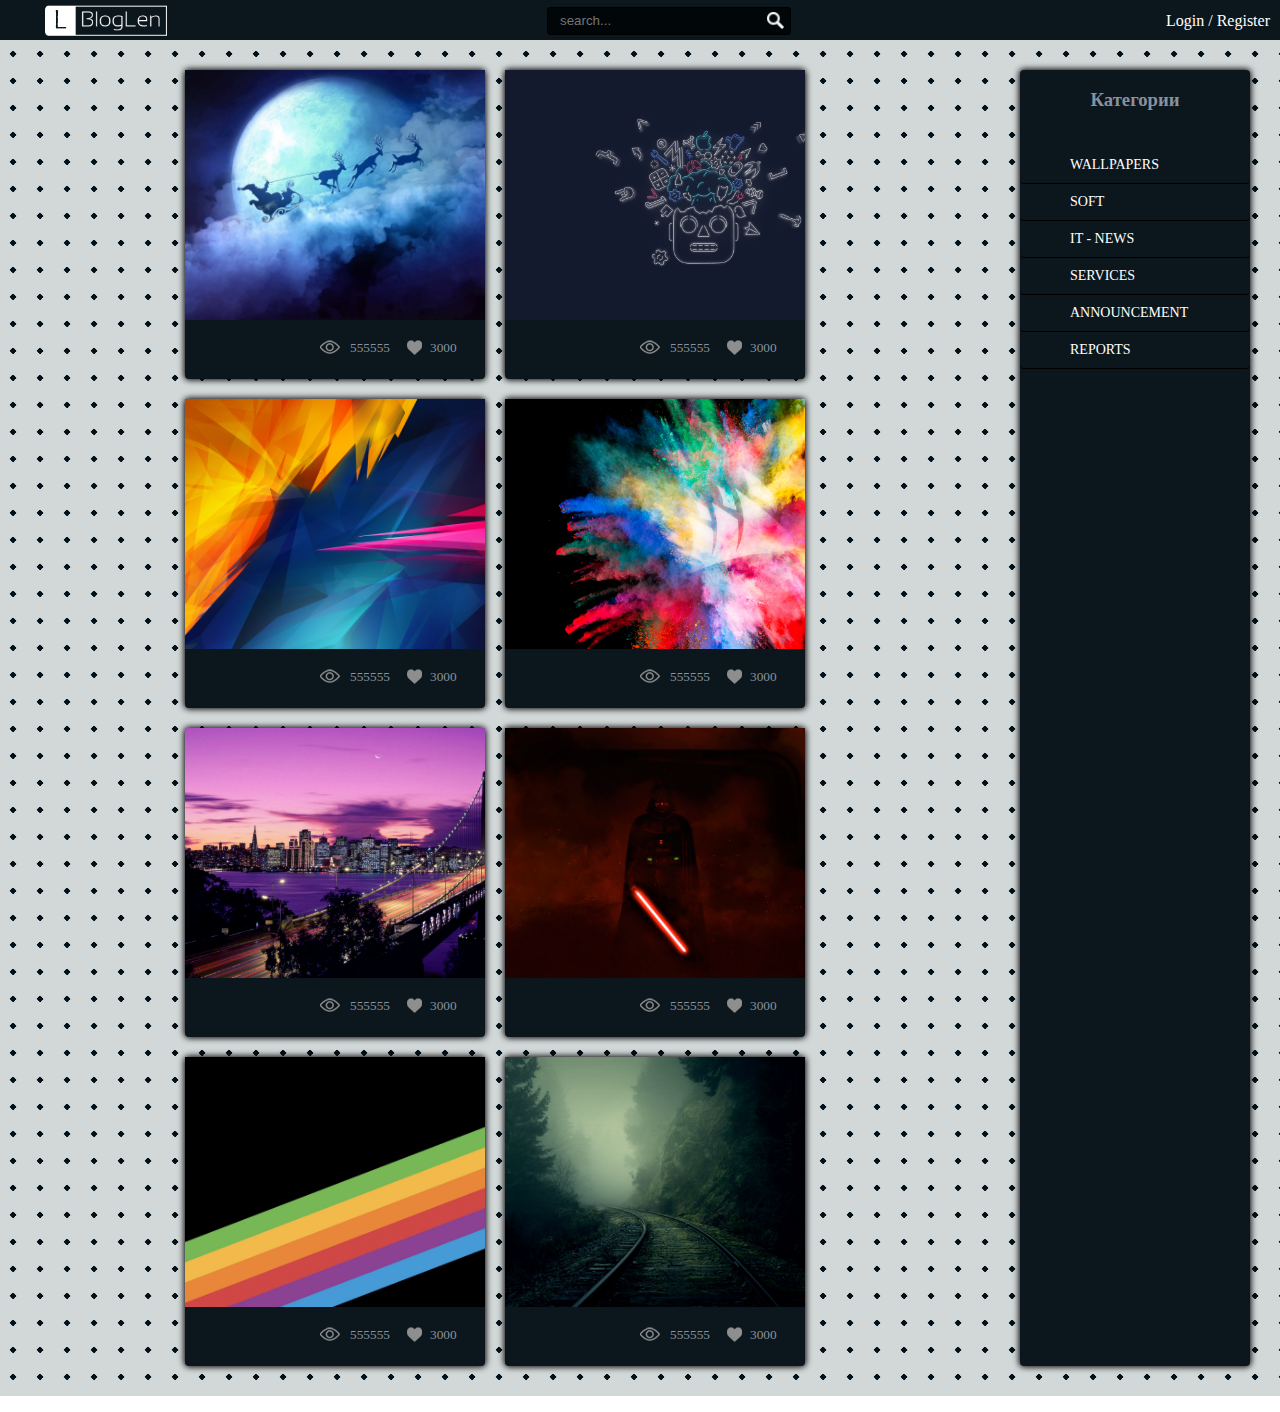
<file: website/wallpapers.html>
<!DOCTYPE html>
<html lang="ru">
<head>
	<meta charset="utf-8">
	<title>BlogLen</title>
	<meta name="description" content="catalog">
	<meta name="author" content="Len">
	<link rel="stylesheet" href="./css/catalog_style.css">
	<script src="https://ajax.googleapis.com/ajax/libs/jquery/1.12.4/jquery.min.js"></script>
	<script src="./js/script.js"></script>
</head>
<body>
	<div class="wraper">
			<header class="header">
			<div class="header-content">
				<ul class="header-list right">
					<li class="header-list__item header-list__item_info">
						<a href="./index.html">
							<img src="img/logo.png" alt="" class="logo">
						</a>	
					</li>
					<li class="header-list__item header-list__item_search">
						<div class="search">
							<form class="search-form" action="index.html" method="post">
								<input  class="search-form__text" placeholder="search..." type="text" name="search-area-text" value="">
								<button class="search-form__button" type="submit" name="button">&nbsp;</button>
							</form>
						</div>
					</li>
					<li class="header-list__item header-list__item_autho">
						<a class="login" href="#">Login</a>
						<span>/</span>
						<a class="register" href="#">Register</a>
					</li>
				</ul>
			</div>
			<div class="modal-autho modal-autho_login">
				<div class="modal-autho__panel">
					<span class="modal-name modal-name_autho">Авторизция</span>
					<a href="#" class="close-btn">&#215;</a>
				</div>
				<form action class="autho-form">
					<input class="autho-form__item autho-form__item_text" type="text" placeholder="Логин"  required>
					<input class="autho-form__item autho-form__item_pas" type="password" placeholder="Пароль"  required>
					<a href="#" class="forget-btn">Восстановить пароль</a>
					<button class="autho-form__item autho-form__item_sign" type="submit" name="button-sign">Войти</button>
				</form>
			</div>
			<div class="modal-autho modal-autho_register">
				<div class="modal-autho__panel">
					<span class="modal-name modal-name_reg">Регистрация</span>
					<a href="#" class="close-btn">&#215;</a>
				</div>
				<form action class="autho-form">
					<input class="autho-form__item autho-form__item_text" type="text" placeholder="Логин"  required>
					<span class="check-req check-req_login">&#10004;</span>
					<input class="autho-form__item autho-form__item_email" type="email" placeholder="E-mail"  required>
					<span class="check-req check-req_email">&#10004;</span>
					<input class="autho-form__item autho-form__item_pas" type="password" placeholder="Пароль" id="register-password" required>
					<span class="check-req check-req_password">&#10004;</span>
					<input class="autho-form__item autho-form__item_pas" type="password" placeholder="Пароль" id="register-password-confirm" required>
					<button class="autho-form__item autho-form__item_register" type="submit" name="button-sign">Зарегистрироваться</button>
				</form>
			</div>
		</header>
		<main class="main">
			<div class="main__item main__item_sidebar">
				<aside class="sidebar">
					<h3 class="sidebar__name">
						Категории
					</h3>
				</aside>
				<ul class="list-categories">
					<li class="list-categories__item list-categories__item_wallpapers">
						<a href="wallpapers.html">wallpapers</a>
					</li>
					<li class="list-categories__item list-categories__item_soft">
						<a href="#">soft</a>
						<ul class="list-categories__sub soft-list">
							<li class="sub-item">
								<a class="logo-text" href="./index.html">
									<span class="icon-sub icon-sub_soft1"></span>
									Подкатегория
								</a>
							</li>
							<li class="sub-item">
								<a class="logo-text" href="./index.html">
									<span class="icon-sub icon-sub_soft1"></span>
									Подкатегория
								</a>
							</li>
							<li class="sub-item">
								<a class="logo-text" href="./index.html">
									<span class="icon-sub icon-sub_soft1"></span>
									Подкатегория
								</a>
							</li>
							<li class="sub-item">
								<a class="logo-text" href="./index.html">
									<span class="icon-sub icon-sub_soft1"></span>
									Подкатегория
								</a>
							</li>
						</ul>
					</li>
					<li class="list-categories__item list-categories__item_it-news">
						<a href="#">it - news</a>
						<ul class="list-categories__sub soft-list">
							<li class="sub-item">
								<a class="logo-text" href="./index.html">
									<span class="icon-sub icon-sub_soft1"></span>
									Подкатегория
								</a>
							</li>
							<li class="sub-item">
								<a class="logo-text" href="./index.html">
									<span class="icon-sub icon-sub_soft1"></span>
									Подкатегория
								</a>
							</li>
							<li class="sub-item">
								<a class="logo-text" href="./index.html">
									<span class="icon-sub icon-sub_soft1"></span>
									Подкатегория
								</a>
							</li>
							<li class="sub-item">
								<a class="logo-text" href="./index.html">
									<span class="icon-sub icon-sub_soft1"></span>
									Подкатегория
								</a>
							</li>
						</ul>
					</li>
					<li class="list-categories__item list-categories__item_services">
						<a href="#">services</a>
						<ul class="list-categories__sub soft-list">
							<li class="sub-item">
								<a class="logo-text" href="./index.html">
									<span class="icon-sub icon-sub_soft1"></span>
									Подкатегория
								</a>
							</li>
							<li class="sub-item">
								<a class="logo-text" href="./index.html">
									<span class="icon-sub icon-sub_soft1"></span>
									Подкатегория
								</a>
							</li>
							<li class="sub-item">
								<a class="logo-text" href="./index.html">
									<span class="icon-sub icon-sub_soft1"></span>
									Подкатегория
								</a>
							</li>
							<li class="sub-item">
								<a class="logo-text" href="./">
									<span class="icon-sub icon-sub_soft1"></span>
									Подкатегория
								</a>
							</li>
						</ul>
					</li>
					<li class="list-categories__item list-categories__item_add">
						<a href="#">Announcement</a>
						<ul class="list-categories__sub soft-list">
							<li class="sub-item">
								<a class="logo-text" href="./index.html">
									<span class="icon-sub icon-sub_soft1"></span>
									Подкатегория
								</a>
							</li>
							<li class="sub-item">
								<a class="logo-text" href="./index.html">
									<span class="icon-sub icon-sub_soft1"></span>
									Подкатегория
								</a>
							</li>
							<li class="sub-item">
								<a class="logo-text" href="./index.html">
									<span class="icon-sub icon-sub_soft1"></span>
									Подкатегория
								</a>
							</li>
							<li class="sub-item">
								<a class="logo-text" href="./index.html">
									<span class="icon-sub icon-sub_soft1"></span>
									Подкатегория
								</a>
							</li>
						</ul>
					</li>
					<li class="list-categories__item list-categories__item_reports">
						<a href="#">reports</a>
						<ul class="list-categories__sub soft-list">
							<li class="sub-item">
								<a class="logo-text" href="./index.html">
									<span class="icon-sub icon-sub_soft1"></span>
									Подкатегория
								</a>
							</li>
							<li class="sub-item">
								<a class="logo-text" href="./index.html">
									<span class="icon-sub icon-sub_soft1"></span>
									Подкатегория
								</a>
							</li>
							<li class="sub-item">
								<a class="logo-text" href="./index.html">
									<span class="icon-sub icon-sub_soft1"></span>
									Подкатегория
								</a>
							</li>
							<li class="sub-item">
								<a class="logo-text" href="./index.html">
									<span class="icon-sub icon-sub_soft1"></span>
									Подкатегория
								</a>
							</li>
						</ul>
					</li>
				</ul>
			</div>
			<div class="main__item main__item_wallpapers">
				<article class="article-item article-item_wallpapers">
					<div class="wallpaper-item" style="background-image: url(./img/wallpaper.jpg);">
					</div>
					<div class="right">
					<ul class="list-stat">
						<li class="list-stat__item list-stat__item_view">
							<span class="count-view">555555</span>
						</li>
						<li class="list-stat__item list-stat__item_like">
							<span class="count-likes">3000</span>
						</li>
					</ul>
					</div>
				</article>
				<article class="article-item article-item_wallpapers">
					<div class="wallpaper-item" style="background-image: url(./img/wallpaper7.jpg);">
					</div>
					<div class="right">
					<ul class="list-stat">
						<li class="list-stat__item list-stat__item_view">
							<span class="count-view">555555</span>
						</li>
						<li class="list-stat__item list-stat__item_like">
							<span class="count-likes">3000</span>
						</li>
					</ul>
					</div>
				</article>
				<article class="article-item article-item_wallpapers">
					<div class="wallpaper-item" style="background-image: url(./img/wallpaper6.jpg);">
					</div>
					<div class="right">
					<ul class="list-stat">
						<li class="list-stat__item list-stat__item_view">
							<span class="count-view">555555</span>
						</li>
						<li class="list-stat__item list-stat__item_like">
							<span class="count-likes">3000</span>
						</li>
					</ul>
					</div>
				</article>
				<article class="article-item article-item_wallpapers">
					<div class="wallpaper-item" style="background-image: url(./img/wallpaper5.jpg);">
					</div>
					<div class="right">
					<ul class="list-stat">
						<li class="list-stat__item list-stat__item_view">
							<span class="count-view">555555</span>
						</li>
						<li class="list-stat__item list-stat__item_like">
							<span class="count-likes">3000</span>
						</li>
					</ul>
					</div>
				</article>
				<article class="article-item article-item_wallpapers">
					<div class="wallpaper-item" style="background-image: url(./img/wallpaper4.jpg);">
					</div>
					<div class="right">
					<ul class="list-stat">
						<li class="list-stat__item list-stat__item_view">
							<span class="count-view">555555</span>
						</li>
						<li class="list-stat__item list-stat__item_like">
							<span class="count-likes">3000</span>
						</li>
					</ul>
					</div>
				</article>
				<article class="article-item article-item_wallpapers">
					<div class="wallpaper-item" style="background-image: url(./img/wallpaper3.jpg);">
					</div>
					<div class="right">
					<ul class="list-stat">
						<li class="list-stat__item list-stat__item_view">
							<span class="count-view">555555</span>
						</li>
						<li class="list-stat__item list-stat__item_like">
							<span class="count-likes">3000</span>
						</li>
					</ul>
					</div>
				</article>
				<article class="article-item article-item_wallpapers">
					<div class="wallpaper-item" style="background-image: url(./img/wallpaper2.jpg);">
					</div>
					<div class="right">
					<ul class="list-stat">
						<li class="list-stat__item list-stat__item_view">
							<span class="count-view">555555</span>
						</li>
						<li class="list-stat__item list-stat__item_like">
							<span class="count-likes">3000</span>
						</li>
					</ul>
					</div>
				</article>
				<article class="article-item article-item_wallpapers">
					<div class="wallpaper-item" style="background-image: url(./img/wallpaper1.jpg);">
					</div>
					<div class="right">
					<ul class="list-stat">
						<li class="list-stat__item list-stat__item_view">
							<span class="count-view">555555</span>
						</li>
						<li class="list-stat__item list-stat__item_like">
							<span class="count-likes">3000</span>
						</li>
					</ul>
					</div>
				</article>
			</div>
			<div class="modal-wallpaper-show">
				<img src="./img/wallpaper.jpg" alt="" class="modal-wallpaper-show__item">
			</div>
		</main>
		<footer class="footer">
			<div class="footer-container">
				<p></p>
				<div class="social">
					
				</div>
			</div>
		</footer>
	</div>
</body>
</html>
</file>
<file: public/css/style.css>
html, body, div, span, applet, object, iframe,
h1, h2, h3, h4, h5, h6, p, blockquote, pre,
a, abbr, acronym, address, big, cite, code,
del, dfn, em, img, ins, kbd, q, s, samp,
small, strike, strong, sub, sup, tt, var,
b, u, i, center,
dl, dt, dd, ol, ul, li,
fieldset, form, label, legend,
table, caption, tbody, tfoot, thead, tr, th, td,
article, aside, canvas, details, embed, 
figure, figcaption, footer, header, hgroup, 
menu, nav, output, ruby, section, summary,
time, mark, audio, video {
	margin: 0;
	padding: 0;
	border: 0;
	font-size: 100%;
	font: inherit;
	vertical-align: baseline;
}

html {
	height: 100%;
}

@font-face {
	font-family: MyriadPro;
	src: url(../fonts/MyriadPro-LightSemiCn.ttf);
}

body {
	line-height: 1;
	height: 100%;
	font: 12px/12px Arial, Tahoma, sans-serif;
	color: #000;
	background: #f6f6f6;
	-moz-font-smoothing: grayscale;
}

ol, ul {
	list-style: none;
}

* {
	margin: 0;
	padding: 0;
	outline: none;
	word-break: break-all;

	-webkit-box-sizing: border-box;
	-moz-box-sizing: border-box;
	box-sizing: border-box;
}

.wraper {
	height: 100%;
}

.header {
	position: relative;
	z-index: 10;

	margin: 0 auto;
	min-height: 270px;
	min-width: 1000px;

	background: url(../img/back.png) repeat;

	-webkit-box-shadow: 0px 2px 3px 2px rgba(0,0,0,0.14), inset 0px 122px 252px -55px rgba(0,0,0,0.75);;
	-moz-box-shadow: 0px 2px 3px 2px rgba(0,0,0,0.14), inset 0px 122px 252px -55px rgba(0,0,0,0.75);
	box-shadow: 0px 2px 3px 2px rgba(0,0,0,0.14), inset 0px 122px 252px -55px rgba(0,0,0,0.75);
}

.main {
	min-height: 100%;
	background-color: #f6f6f6;
}

.clearfix:after {
	content: "";
	display: table;
	clear: both;
}

.header-content {
	width:1000px;
	margin: 0 auto;
	padding: 15px 20px 8px 20px;
}

.gradient-border {
	display: inline-block;
	float: left;

	height: 201px;
	width: 209px;
	padding: 1px;

	border-radius: 17px;
	background: linear-gradient(180deg, rgba(136,136,136,1) 0%, rgba(150,150,150,1) 61%, rgba(82,82,82,1) 69%, rgba(87,87,87,1) 100%);
}

.gradient-border_information {
	width: 725px;
	margin: 0px 0px 0px 10px;

	border-radius: 18px;

	-webkit-box-shadow: 8px 9px 9px 0px rgba(0,0,0,0.71);
	-moz-box-shadow: 8px 9px 9px 0px rgba(0,0,0,0.71);
	box-shadow: 8px 9px 9px 0px rgba(0,0,0,0.71);
}

.gradient-border_top-personal-panel {
	height: 100%;
	width: 943px;
	margin: 9px 0px 0px 0px;
	float: none;

	-webkit-box-shadow: 8px 9px 9px 0px rgba(0,0,0,0.71);
	-moz-box-shadow: 8px 9px 9px 0px rgba(0,0,0,0.71);
	box-shadow: 8px 9px 9px 0px rgba(0,0,0,0.71);
}

.gradient-border_logo {
	-webkit-box-shadow: 8px 9px 9px 0px rgba(0,0,0,0.71);
	-moz-box-shadow: 8px 9px 9px 0px rgba(0,0,0,0.71);
	box-shadow: 8px 9px 9px 0px rgba(0,0,0,0.71);
}


.logo {
	height: 199px;
	width: 207px;

	background-color: #080808;
	border-radius: 17px;
	background-image: url(../img/logo.png);
	background-repeat: no-repeat;
	background-position: 63px 42px;

	overflow: hidden;
}

.information {
	display: inline-flex;
	flex-wrap: wrap;
	width: 723px;
	height: 199px;
	border-radius: 17px;
	background: url(../img/background-information.jpg) 0px -1px;
	background-size: cover;
	
	overflow: hidden;
 }

.information__item {
	max-height: 95px;

	overflow: hidden;
	background: #0a050178;
}

.information__item_contacts {
	float: left;

	display: inline-flex;
	align-self: flex-end;
	min-width: 379px;
	margin: 0px 0px 7px 7px;
	padding: 0px 15px 13px 0px;

	border-top-right-radius: 15px;
	border-bottom-right-radius: 15px;
}

.information__item_title{
	align-self: flex-start;
    min-height: 48px;
    min-width: 437px;
	margin: 12px 0px 0px 287px;
	padding: 13px 30px;

	font: italic bold 24px/17px Arial, sans-serif;

    
	border-top-left-radius: 17px;
	color: #e7eeef;
	border-bottom-left-radius: 17px;
}

.mail {
	float: left;

	margin: 14px 0px 0px 23px;
	min-width: 180px;
	max-width: 380px;
}

.mail > a {
	font: 14px/14px Arial, sans-serif;

	color: #e7eeef;
	text-decoration: none;

	cursor: pointer;
}

.phone {
	float: right;
	
	margin: 13px 0px 0px 1px;
}

.phone > a {
	margin: 0px 0px 0px 12px;

	font: 18px/17px "Arial Narrow", sans-serif;

	color: #e7eeef;
	text-decoration: none;

	cursor: pointer;
}

.name-company {
	display: block;
	margin: 137px 0px 0px 38px;
	width: 140px;

	font: 24px/23px Arial, Tahoma, sans-serif;
	word-break: break-all;

	text-decoration: none;
	color: #e7eeef;
	text-transform: uppercase;
}

.top-personal-panel {
	display: inline-flex;

	min-height: 34px;
	width: 941px;
	background: url(../img/top-personal-panel-bg.png);
	border-radius: 17px;
}

.autho {
	display: inline-flex;
	align-items: baseline;
	margin: 6px 0px 0px 22px;

	font: 12px/12px Tahoma, sans-serif;
	font-weight: normal;
	color: #ffffff;
}

.autho__input {
	position: relative;
	top: 1px;

	font: 12px/18px "Tahoma", sans-serif;

	height: 22px;
	width: 116px;
	margin: 0px 22px 0px 6px;
	padding: 0px 0px 0px 7px;

	border: none;
	border-radius: 5px;
	background: rgb(115,122,124);
	background: linear-gradient(180deg, rgba(115,122,124,1) 0%, rgba(78,86,88,1) 100%);
}

.label-form {
	color: #bbbbbb;
	max-width: 100px;
}

.label-form_login {
	display: inline-block;
	width: 38px;
}

.label-form_password {
	display: inline-block;
	position: relative;
	top: 1px;
	width: 45px;
} 

.autho__input:valid, .autho__input:focus {
	background: rgb(175,182,184);
	background: linear-gradient(0deg, rgba(175,182,184,1) 0%, rgba(248,254,255,1) 100%);
}

.autho__btn {
	display: inline-block;
	height: 14px;

	font: 12px/12px Tahoma, sans-serif;
	font-weight: 700;

	background: none;
	text-transform: capitalize;	
	border: none;
	border-bottom: 1px solid;
	color: #ffffff;

	cursor: pointer;
}

.autho__btn_register {
	margin: 0px 0px 0px 1px;
}

.autho__btn_sign {
	margin:0px 26px 0px -7px;
}

.basket {
	width: 190px;
	margin: 13px 0px 0px 220px;

	font: 12px/12px Arial, sans-serif;
	font-weight: 100;
}

.basket-count-items::before {
  content: "—";
}

.basket-count-items {
	font-weight: bold;
}

.basket-logo {
	float: left;

	display: inline-block;
	height: 22px;
	margin: -7px 0px 0px 0px;
	padding: 0px 0px 0px 28px;


	background: url('../img/sprites.png') -125px -59px;
}


.top-menu {
	position: relative;
	z-index: 8;
	clear: both;

	min-width: 1000px;
	background: url(../img/top-menu-pattern.png) repeat;

	
	-webkit-box-shadow: -1px 2px 7px 0px rgba(0,0,0,0.71), inset 0px 41px 26px -30px rgba(0,0,0,0.75);
	-moz-box-shadow: -1px 2px 7px 0px rgba(0,0,0,0.71), inset 0px 41px 26px -30px rgba(0,0,0,0.75);
	box-shadow: -1px 2px 7px 0px rgba(0,0,0,0.71), inset 0px 41px 26px -30px rgba(0,0,0,0.75);
}
.top-menu-content {
	margin: 0 auto;
	padding: 0px 20px;
	width: 1000px;
}

.basket-link {
	text-decoration: none;
	color: #ffffff;

}

.underline {

	border-bottom: 1px solid;
	display: inline-block;
	padding: 0px 0px 0px 1px;
}

.list-menu {
	display: inline-block;
	margin: 10px 0px 14px 23px;

	list-style: none;
}

.list-menu__item {
	float: left;

	margin: 5px 83px 0px 0px;
}

.list-menu__item_last {
	margin: 5px 0px 0px 0px;
}

.list-menu__link {
	font: 16px/17px Arial, sans-serif;

	border-bottom: 1px solid;
	text-decoration: none;
	color: #ffffff;

	cursor: pointer;
}

.list-menu__link:hover {
	color: #ffde00;
}

.title {
	font: bold 17px/17px Arial, sans-serif;
	color:#c24000;
}

.title_catalog {

	margin: 0px 0px 0px 1px;
	
	color:#c24000;
}

.catalog-list__link {
	word-break: break-word;
	font: 13px/18px Arial, sans-serif;

	text-decoration: none;
	border-bottom: 1px solid;
	color: #036BC4;
}

.catalog-list {
	margin: 20px 0px 0px 2px;
}

.catalog-list__item {
	margin: 0px 0px 11px 0px;
}

.main-content {
	width:1000px;
	margin: 0 auto;
	padding: 51px 20px 96px 20px;
}

.news {
	margin: 71px 0px 0px 0px;
}

.sidebar {
	float: left;
	width: 20%;
}

.title_news {
	margin-left: 1px;
	
	color: #058b7a;
}

.news-list {
	width: 164px;
	margin: 21px 0px 0px 2px;
}

.news-list__item {
	margin: 8px 0px 8.5px 1px;
	word-break: keep-all;
	word-wrap: break-word;
}

.news-list__link {
	font: 11px/16px Arial, sans-serif;
	word-break: break-word;

	text-decoration: none;
	border-bottom: 1px solid;
	color: #036BC4;
}

.news-list__time-item {
	height: 33px;
	width: 137px;
	margin: 4px 0px 0px 0px;

	font: 10px/18px Arial, sans-serif;

	border-bottom: 2px solid #dadada;
	color: #666666;
}

.news-list__time-item_last {
	border: none;
}

.archive-news {
	margin: -3.5px 0px 0px 2px;
}

.archive-news__link {
	font: 13px/16px Arial, sans-serif;
	color:#005bc1;
}

.products {
	width: 760px;
	display: inline-block;
}

.content-list {
	display: inline-flex;
	flex-wrap: wrap;
	margin: 3px 0px 0px 28px;
}

.content-list__item {
	display: flex;
	flex-wrap: wrap;
	flex-direction: column;
	margin:0px 32px 53px 0px;
	width: 220px;
}

.content-list li:nth-child(3n) {
	margin: 0px 0px 53px 0px;
}

.content-list li:nth-child(3) {
	margin: 0px 0px 53px -2px;
}

.content-image {
	height: 155px;
	width: 220px;

	overflow: hidden;
	border: 5px solid #797979;
}

.content-image-item {
	min-height: 155px;
	min-width: 220px;
	margin: -5px;

}

.content-list__item_last {
	margin-right: 0px;
}

.content-list__link {
	display: block;
	order: 1;
	max-width: 220px;
	margin: 9px 1px 1.5px 0px;

	font: 15.21px/16px Arial, sans-serif;
	word-break: break-word;

	color: #005bc1;
	text-decoration: underline;
}

.content-list__link:hover + .content-image {
	border-color: #00b31d;
}

.product-information {
	margin: 21px 7px 0px 218px;
	min-height: 415px;
	word-break: keep-all;
}

.product-information__title {
	font: bold 13px/13px Arial, sans-serif;
	color: #666666;
}

.product-information__stuff {
	font: 12px/16px Arial, sans-serif;
	color: #666666;
}

.test {
	height: 50px;
	width: 50px;
}

.product-information__stuff > p+p {
	margin: 16px 0px 0px 0px;
	padding: 0px 7px 0px 0px;

	text-align: justify;

	word-break: keep-all;
	word-wrap: break-word;
}

.first-stuff-par {
	margin: 18px 0px 0px 0px;
	padding: 0px 7px 0px 0px;

	word-break: keep-all;
	word-wrap: break-word;

	text-align: justify;
}

.footer {
	position: relative;
	min-height: 170px;
	min-width: 1000px;

	background: url(../img/back.png) repeat;

	-webkit-box-shadow: 0px 0px 18px 0px rgba(0,0,0,0.24), inset 0px 122px 252px -55px rgba(0,0,0,0.75);
	-moz-box-shadow: 0px 0px 18px 0px rgba(0,0,0,0.24), inset 0px 122px 252px -55px rgba(0,0,0,0.75);
	box-shadow: 0px 0px 18px 0px rgba(0,0,0,0.24), inset 0px 122px 252px -55px rgba(0,0,0,0.75);
}

.content-list__item_last-row {
	margin: -3px 32px 50px 0px;
}

.foot-content {
	width: 1000px;
	margin: 0 auto;
	padding: 18px;
}

.foot-flex {
	display: inline-flex;
	flex-wrap: wrap;
	justify-content: space-between;

}

.copyright {
	margin: 1px 0px 0px 4px;
	width: 192px;

	font-family: Arial, sans-serif;
	color: #a4a4a4;
}

.copyright__small {
	font-size: 11px;
}

.copyright__large {
	margin: 7px 0px 0px -1px;
	font-family: Tahoma, Arial, sans-serif;
	font-size:12px;
}

.bold {
	font-weight: bold;
}

.copyright__logo {
	width: 36px;
	height: 29px;
	margin: 20px 0px 0px 7px;

	background: url('../img/sprites.png') -10px -105px;
}

.copyright__logo-text {
	margin: 8px 0px 0px -2px;

	font: 9px/9px Arial, sans-serif;

	color: #e7eeef;
	text-transform: uppercase;
}


.submenu-list {
	display: inline-flex;
	flex-wrap: wrap;
	width: 500px;
	margin: 1px 0px 0px 15px;

	list-style: none;
}

.news-parag {
	overflow: hidden;
	text-overflow: ellipsis;
}

.submenu-list__item {
	padding: 0px 10px;

	border-right: 1px solid #ffffff;
}

.submenu-list__link {
	font: 11px/11px Arial, sans-serif;
	word-break: break-all;

	color: #ffffff;
	border-bottom: 1px solid;
	text-decoration: none;
}

.submenu-list__item:last-child {
	border: none;
}

.developer__link {
	word-break: break-all;

	color: #ffffff;
	text-decoration: none;
	border-bottom: 1px solid;
}

.developer {
	font: 11px/18px Arial, sans-serif;
	word-spacing: -0.2px;

	float: right;
	margin: -2px 0px -2px 73px;
	color: #ffffff;
}

.ya-met {	
	margin: 50px 0px 0px 146px;
	height: 31px;
	width: 88px;
	background: url('../img/sprites.png') -125px -10px;
}

.content-list__link:hover, .catalog-list__link:hover, .news-list__link:hover  {
	color: #549ef1;
}

.submenu {
	width: 515px;
}

.dev {
	display: flex;
	flex-wrap: wrap;
	width: 240px;
}

.mobile-menu, .list-mobile {
	display: none;
}

@media (max-width: 480px) {

	.catalog, .submenu {
		display: none;
	}

	.mobile-menu, .list-mobile {
		display: block;
	}

	.header-content, .main-content, .foot-content {
		width: 480px;
		min-width: 320px;
	}

	.main-content {
		padding: 15px 20px 31px 20px;
	}

	.basket-dash {

	}

	.mail>a {
		text-decoration: underline;
	}

	.basket-logo {}

	.products, .gradient-border_top-personal-panel, .top-personal-panel {
		width: 100%;
		height: 100%;
	}

	.gradient-border_top-personal-panel {

		margin: 18px 0px 1px 0px;
	}
	
	.autho__btn {
		max-width: 50%;
		height: auto;
		min-height: 15px;
		word-break: break-word;
	}

	.autho__btn_sign {
		margin: 0px 18px 0px -7px;
	}

	.autho {
		width: 190px;
		margin: 10px 0px 0px 32px;
	}

	.name-company {
		left:25px;
	}

	.basket {
		width: auto;
		margin: 13px 0px 0px 28px;
	}

	.gradient-border_logo {
		width: 50%;
	}

	.gradient-border_information {
		width: 50%;
		margin-left: -1px;
	}

	.gradient-border_information, .information {
		border-left: 0px;
		border-top-left-radius: 0px;
		border-bottom-left-radius: 0px;
	}

	.gradient-border_logo, .logo {
		border-right: 0px;
		border-top-right-radius: 0px;
		border-bottom-right-radius: 0px;
	}


	.information {
	flex-wrap: wrap-reverse;
	margin-left: -53px;		

	width: 264px;
	padding: 8px 5px 8px 42px;

    background: #080808;
	}

	.top-menu {
		min-width: 320px;
		width: 480px;
		height: auto;
		background: #7C8384;

		-webkit-box-shadow: none;
		-moz-box-shadow: none;
		box-shadow: none;
	}

	.name-company {
		margin: 137px 0px 0px 24px;
	}

	.gradient-border {
		-webkit-box-shadow: 7px 7px 10px 0px rgba(0,0,0,0.67);
		-moz-box-shadow: 7px 7px 10px 0px rgba(0,0,0,0.67);
		box-shadow: 7px 7px 10px 0px rgba(0,0,0,0.67);
	}

	.top-menu-content {
		padding: 1px 27px 6px 27px;
		width: auto;
	}

	.information__item_contacts {
		margin: 27px 0px 0px 3px;
		flex-wrap: wrap-reverse;
		min-width: auto; 

		background: none;
	}

	.mail, .phone {
		float: none;
		margin: 0px;
	}

	.autho__btn_register {
		margin: 0px 0px 0px 4px;
	}

	.phone {
		margin: 2px 0px 10px -12px;
	}

	.mail {
	}

	.information__item_title {
		margin: 0px 0px 24px -1px;
		padding: 4px;
		min-width: auto;

		line-height: 29px;

		background: none;
	}

	.information__item {
		width: 100%;
	}

	.header {
		width: 480px;
		min-width: 320px;
		min-height: 290px;

		-webkit-box-shadow: none;
		-moz-box-shadow: none;
		box-shadow: none;
	}

	.autho__input {
		display: none;
	}

	.label-form {
		display: none;
		max-width: 100px;
	}

	.logo {
		width: 100%;
		background-position: 50px 40px;
		background-size: 96px;
	}

	.header-content {
		padding: 15px 27px;
	}

	.header {
	}

	.list-menu {
		display: block;
		margin: 17px 0px 26px 45px;
	}

	.list-menu__item {
		float: none;

		margin: 0px 0px 13.7px 0px;
	}

	.list-menu__link {
		font:15px/18px Arial, sans-serif;
	}

	.list-menu__link_cat {
		padding: 8px 16px 2px 18px;
		margin: 0px 0px 0px -1px;

		border-top-left-radius: 10px;
		border-top-right-radius: 10px;
		border-bottom: 0px;

		background-color: #ffffff;
		color: #005bc1;
		text-decoration: underline;
	}

	.list-menu__item_last {
		margin-bottom: 0px;
	}

	.mobile-menu {
		min-height: 30px;
		min-width: 90px;
		margin: 17px 0px 0px 0px;
		padding: 5px 0px 0px 46px;

		font: 15px/15px Arial, sans-serif;

		background: url('../img/sprites.png') -66px -105px no-repeat;
		
	}

	.mobile-menu__link {
		font: 15px/15px Arial, sans-serif;
		word-break: break-all;

		color: #ffffff;
		text-decoration: none;
		cursor: pointer;
	}

	.mobile-menu__link:active {
		color: #ffe558;
	}

	.list-mobile {
		height: 157px;
		margin: -1px 0px -2px -1px;
		padding: 24px 20px 23px 20px;

		background: #ffffff;
		border-top-right-radius: 10px;
		border-bottom-right-radius: 10px;
		border-bottom-left-radius: 10px;

	}

	.list-mobile__item {
		float: left;

		margin: 0px 25px 17px 0px;
	}

	.list-mobile__item_last {
		margin-right: 0px;
	}

	.list-mobile__link {
		font: italic 15px/15px Arial, sans-serif;

		text-decoration: none;
		color: #005bc1;
		border-bottom: 1px solid;
	}

	.list-menu__item_cat {
		margin: 11px 0px 16px -17px;
	}

	.main {
		width: 480px;
		min-width: 320px;
		padding-top: 26px;
	}

	.footer {
		width: 480px;
		min-width: 320px;
	}

	.list-menu {
		display: flex;
		flex-direction: column;
	}

	.list-menu .list-menu__item:nth-child(1){
		order:1;
	}
	.list-menu .list-menu__item:nth-child(2){
		order:3;
	}
	.list-menu .list-menu__item:nth-child(3){
		order:2;
	}
	.list-menu .list-menu__item:nth-child(4){
		order:5;
	}
	.list-menu .list-menu__item:nth-child(5){
		order:4;
	}
	.list-menu .list-menu__item:nth-child(6){
		order:6;
	}

	.content-list__item, .content-list {
		margin: 0px;
	}

	.content-list__item {
		margin:0px 6px 50px 8px;
		width: 205px;
	}

	.content-list__link {
		margin: 3px 1px -5.5px 0px;
		font: 15px/29px Arial, sans-serif;
	}


	.content-list li:nth-child(3n) {
		margin: 0px 6px 50px 8px;
	}

	.content-image {
		min-height: 144px;
		min-width: 205px;
		height: 144px;
		width: 205px;
	}

	.content-image-item {
		width: inherit;
		min-height: 144px;
		min-width: 205px;
	}

	.sidebar, .news, .news-list {
		width: auto;
		margin-top: 0px;
		float: none;
	}

	.title_news {
		font: bold 21px/21px Arial, sans-serif;
	}

	.news {
		margin: 3px 0px 0px 5px;
	}

	.news-list {
		margin: 20px 0px 0px 2px;
	}

	.news-list__item {
		margin: 8px 0px 13.4px 0px;
		width: 426px;
	}

	.news-list__time-item {
		height: 33px;
		width: 98%;

		margin: 10.3px 0px 13px 0px;

		font: 13px/13px Arial, sans-serif;
	}

	.news-list__link {
		font: 15px/18px Arial, sans-serif;
		color: #005bc1;
	}

	.archive-news {
		margin: -13px 0px 1px 0px;
	}

	.archive-news__link {
		font: 15px/18px Arial, sans-serif;
	}

	.product-information {
		min-height: 1035px;
		margin: 51px 0px 10px 0px;
	}

	.product-information__title {
		margin: -2px 0px 0px 6px;

		font: bold 21px/21px Arial, sans-serif;
	}

	.product-information__stuff {
		width: 97%;
		margin: 0px 0px 0px 6px;

		font: 15px/20px Arial, sans-serif;
	}

	.product-information__stuff > p {
		margin: 11px 0px 0px;
		text-align: inherit;
	}

	.product-information__stuff > p+p {
		margin: 11px 0px 0px;
		text-align: inherit;
	}

	.basket-count-items::before {
		content: "-";
	}




	.copyright {
		margin: 22px 0px 0px 11px;
	}

	.developer {
		margin: 19px 7px -1px 68px;
	}

	.ya-met {
		margin: 37px 0px 0px 143px;
	}

}
</file>
<file: study/_css/style.css>
html, body, div, span, applet, object, iframe,
h1, h2, h3, h4, h5, h6, p, blockquote, pre,
a, abbr, acronym, address, big, cite, code,
del, dfn, em, img, ins, kbd, q, s, samp,
small, strike, strong, sub, sup, tt, var,
b, u, i,
dl, dt, dd, ol, ul, li,
fieldset, form, label, legend,
table, caption, tbody, tfoot, thead, tr, th, td,
article, aside, canvas, details, embed, 
figure, figcaption, footer, header, hgroup, 
menu, nav, output, ruby, section, summary,
time, mark, audio, video {
	margin: 0;
	padding: 0;
	border: 0;
	font-size: 100%;
	font: inherit;
	vertical-align: baseline;
}

html {
	height: 100%;
}

@font-face {
	font-family: MyriadPro;
	src: url(../_fonts/MyriadPro-LightSemiCn.ttf);
}

body {
	height: 100%;
	font: 12px/12px Arial, Tahoma, sans-serif;
	color: #000;
	background: #f6f6f6;
}

ol, ul {
	list-style: none;
}

* {
	margin: 0;
	padding: 0;
	outline: none;

	-webkit-box-sizing: border-box;
	-moz-box-sizing: border-box;
	box-sizing: border-box;
}

.header {
	position: relative;

	margin: 0 auto;
	height: 318px;
	min-width: 1000px;

	border-bottom: solid black 48px;
	border-image: url(../_img/border.jpg) 100 repeat repeat;
	background: linear-gradient(180deg, rgba(124,124,124,1) 0%, rgba(255,255,255,1) 100%), url(../_img/back.png) repeat;
	background-blend-mode: multiply;

	-webkit-box-shadow: -1px 2px 7px 0px rgba(0,0,0,0.71);
	-moz-box-shadow: -1px 2px 7px 0px rgba(0,0,0,0.71);
	box-shadow: -1px 2px 7px 0px rgba(0,0,0,0.71);
}

.main {
	padding-top: 36px;
	background-color: #f6f6f6;
}

.clearfix:after {
	content: "";
	display: table;
	clear: both;
}

.header-content {
	width:1000px;
	margin: 0 auto;
	padding: 15px 20px;
}

.gradient-border {
	display: inline-block;
	float: left;

	height: 200px;
	width: 209px;
	padding: 1px;

	border-radius: 17px;
	background: linear-gradient(180deg, rgba(136,136,136,1) 0%, rgba(150,150,150,1) 61%, rgba(82,82,82,1) 69%, rgba(87,87,87,1) 100%);
}

.gradient-border_information {
	width: 725px;
	margin: 0px 0px 0px 10px;

	-webkit-box-shadow: 8px 9px 9px 0px rgba(0,0,0,0.71);
	-moz-box-shadow: 8px 9px 9px 0px rgba(0,0,0,0.71);
	box-shadow: 8px 9px 9px 0px rgba(0,0,0,0.71);
}

.gradient-border_top-personal-panel {
	height: 35px;
	width: 943px;
	margin:10px 0px 0px 0px;
	float: none;

	-webkit-box-shadow: 8px 9px 9px 0px rgba(0,0,0,0.71);
	-moz-box-shadow: 8px 9px 9px 0px rgba(0,0,0,0.71);
	box-shadow: 8px 9px 9px 0px rgba(0,0,0,0.71);
}

.gradient-border_logo {
	-webkit-box-shadow: 8px 9px 9px 0px rgba(0,0,0,0.71);
	-moz-box-shadow: 8px 9px 9px 0px rgba(0,0,0,0.71);
	box-shadow: 8px 9px 9px 0px rgba(0,0,0,0.71);
}


.logo {
	height: 198px;
	width: 207px;

	background-color: #080808;
	border-radius: 17px;
	background-image: url(../_img/logo.png);
	background-repeat: no-repeat;
	background-position: 56% 34%;
}

.information {
	display: inline-block;
}

.top-menu {
	clear: both;
}

.information__item {
	float: right;
}

.information__item_contacts {
	float: left;

	display: inline-block;
	height: 43px;
	width: 379px;
	margin:89px 0px 0px 7px;

	background: url(../_img/background-information.jpg) -7px 448px rgb(166, 95, 48);
	background-blend-mode: multiply;
	border-top-right-radius: 13px;
	border-bottom-right-radius: 13px;
}

.information__item_title{
	height: 48px;
	width: 435px;
	margin: 12px 0px 0px 10px;
	padding: 12px 30px;

	font: italic bold 22px/22px Arial, sans-serif;

	background: url(../_img/background-information.jpg) 100% 8% rgb(166, 95, 48);
	background-blend-mode: multiply;
	border-top-left-radius: 13px;
	color: #e7eeef;
	border-bottom-left-radius: 13px;
}

.mail {
	float: left;

	margin: 14px 0px 0px 24px;

}

.mail > a {
	font: 14px/14px Arial, sans-serif;

	color: #e7eeef;
	text-decoration: none;

	cursor: pointer;
}

.phone {
	float: right;
	
	margin: 14px 33px 0px 0px;
}

.phone > a {
	font: 14pt/14pt MyriadPro, sans-serif;

	color: #e7eeef;
	text-decoration: none;

	cursor: pointer;
}

.name-company {
	position: relative;
	top: 137px;
	left: 38px;

	font: 24px/24px Arial, Tahoma, sans-serif;
	letter-spacing: 2px;

	text-decoration: none;
	color: #e7eeef;
	text-transform: uppercase;
}
.information {
	width: 723px;
	height: 198px;
	border-radius: 17px;
	background: url(../_img/background-information.jpg);
 }

.top-personal-panel {
	float:left;

	height: 33px;
	width: 941px;
	background: url(../_img/top-personal-panel-bg.png);
	border-radius: 17px;
}

.autho {
	display: inline-block;
	margin: 6px 0px 0px 22px;

	font: 12px/12px Tahoma, sans-serif;
	color: #ffffff;
}

.autho__input {
	font: 12px/12px Tahoma, sans-serif;
	font-stretch: expanded;

	height: 22px;
	width: 116px;
	margin:0px 18px 0px 3px;
/* 	margin-left: 3px;
margin-right: 18px; */
	padding: 0px 0px 0px 7px;

	border: none;
	border-radius: 5px;
	background: rgb(115,122,124);
	background: linear-gradient(180deg, rgba(115,122,124,1) 0%, rgba(78,86,88,1) 100%);
}

.label-form_password {
	position: relative;
	top: 1px;
} 

.autho__input:valid, .autho__input:focus {
	background: rgb(175,182,184);
	background: linear-gradient(0deg, rgba(175,182,184,1) 0%, rgba(248,254,255,1) 100%);
}

.autho__btn {
	font: 12px/12px Tahoma, sans-serif;
	font-weight: 700;

	background: none;
	text-decoration: underline;
	text-transform: capitalize;
	border: none;
	color: #ffffff;

	cursor: pointer;
}

.basket {
	float: right;

	margin: 13px 28px 0px 0px;

	font: 12px/12px Arial, sans-serif;
	font-weight: 100;
}

.basket-logo {
	float: left;

	display: inline-block;
	height: 22px;
	margin: -7px 0px 0px 0px;
	padding: 0px 0px 0px 28px;


	background: url('../_img/sprites.png') -125px -59px;
}

.autho__btn_sign {
	margin:0px 23px 0px -7px;
}

.no-decoration {
	text-decoration: none;
	color: #ffffff;
}

.underline {
	text-decoration: underline;
}

.list-menu {
	display: inline-block;
	margin: 23px 0px 26px 23px;

	list-style: none;
}

.list-menu__item {
	float: left;

	margin: 0px 85px 0px 0px;
}

.list-menu__item_last {
	margin: 0px;
}

.list-menu__link {
	font: 12pt/14pt Arial, sans-serif;
	letter-spacing: -0.22px;

	border-bottom: 1px solid;
	text-decoration: none;
	color: #ffffff;

	cursor: pointer;
}

.list-menu__link:hover {
	color: #ffde00;
}

.title {
	font: bold 17px/17px Arial, sans-serif;
	color:#c24000;
}

.title_catalog {

	margin: 0px 0px 0px 1px;
	
	color:#c24000;
}

.catalog-list__link {
	font: 13px/14pt Arial, sans-serif;

	text-decoration: none;
	border-bottom: 1px solid;
	color: #036BC4;
}

.catalog-list {
	margin: 21px 0px 0px 3px;
}

.catalog-list__item {
	margin: 0px 0px 11px 0px;
}

.main-content {
	width:1000px;
	margin: 0 auto;
	padding: 15px 20px 95px 20px;
}

.news {
	margin: 70px 0px 0px 0px;
}

.sidebar {
	float: left;
	width: 20%;
}

.title_news {
	margin-left: 1px;
	
	color: #058b7a;
}

.news-list {
	width: 164px;
	margin: 20px 0px 0px 2px;
}

.news-list__item {
	margin: 8px 0px 10px 1px;
}

.news-list__link {
	font: 11px/16px Arial, sans-serif;

	text-decoration: none;
	border-bottom: 1px solid;
	color: #036BC4;
}

.news-list__time-item {
	height: 30px;
	width: 137px;
	margin: 6px 0px 0px 0px;

	font: 10px/16px Arial, sans-serif;

	border-bottom: 2px solid #dadada;
	color: #666666;
}

.news-list__time-item_last {
	border: none;
}

.archive-news {
	margin: -5px 0px 0px 2px;
}

.archive-news__link {
	font: 13px/16px Arial, sans-serif;
	color:#005bc1;
}

.products {
	width: 760px;
	display: inline-block;
}

.content-list {
	display: inline-block;
	margin: 3px 0px 0px 28px;
}

.content-list__item {
	float: left;

	margin:0px 32px 53px 0px;
}

.content-image-item {
	height: 155px;
	width: 220px;

	border: 5px solid #797979;
}

.content-list__item_last {
	margin-right: 0px;
}

.content-list__link {
	display: block;
	margin: 7px 0px 2px 1px;

	font: 15px/16px Arial, sans-serif;

	color: #005bc1;
	border-bottom: 1px;
}

.product-information {
	margin: 18px 7px 0px 219px;
}

.product-information__title {
	font: bold 13px/13px Arial, sans-serif;
	letter-spacing: 0.25px;
	color: #666666;
}

.product-information__stuff {
	font: 12px/16px Arial, sans-serif;
	color: #666666;
}

.product-information__stuff > p {
	margin: 17px 0px 0px 0px;
	padding: 0px 7px 0px 0px;

	text-align: justify;
	letter-spacing: 0.12px;
}

.footer {
	position: relative;
	height: 170px;
	min-width: 1000px;

	background: linear-gradient(180deg, rgba(124,124,124,1) 0%, rgba(255,255,255,1) 100%), url(../_img/back.png) repeat;
	background-blend-mode: multiply;

	-webkit-box-shadow: 0px 0px 18px 0px rgba(0,0,0,0.24);
	-moz-box-shadow: 0px 0px 18px 0px rgba(0,0,0,0.24);
	box-shadow: 0px 0px 18px 0px rgba(0,0,0,0.24);
}

.content-list__item_last-row {
	margin: -3px 32px 50px 0px;
}

.foot-content {
	width: 1000px;
	margin: 0 auto;
	padding: 20px;
}

.copyright {
	display: inline-block;
	float: left;
	width: 192px;

	font-family: Arial, sans-serif;
	color: #a4a4a4;
}

.copyright__small {
	font-size: 11px;
}

.copyright__large {
	margin: 7px 0px 0px 0px;
	font-family: Tahoma, Arial, sans-serif;
	font-size:12px;

	letter-spacing: 0.15px;
}

.bold {
	font-weight: bold;
}

.copyright__logo {
	width: 36px;
	height: 29px;
	margin: 19px 0px 0px 9px;

	background: url('../_img/sprites.png') -10px -105px;
}

.copyright__logo-text {
	margin: 8px 0px 0px 0px;

	font: 9px/9px Arial, sans-serif;
	letter-spacing: 0.7px;

	color: #e7eeef;
	text-transform: uppercase;
}

.submenu {
	display: inline-block;
}

.submenu-list {
	display: inline-block;
	margin: 0px 0px 0px 16px;

	list-style: none;
}

.news-parag {
	overflow: hidden;
	text-overflow: ellipsis;
}

.submenu-list__item {
	float: left;

	padding: 0px 10px;

	border-right: 1px solid #ffffff;
}

.submenu-list__link {
	font: 11px/11px Arial, sans-serif;

	color: #ffffff;
	border-bottom: 1px solid;
	text-decoration: none;
}

.submenu-list__item_last {
	border: none;
}

.developer__link {
	color: #ffff;
	text-decoration: none;
	border-bottom: 1px solid;
}

.developer {
	font: 11px/11px Arial, sans-serif;

	float: right;
	margin: 0px 15px 0px 0px;
	color: #ffff;
}

.ya-met {
	float: right;
	height: 31px;
	width: 88px;
	margin: 63px -163px 0px 0px;

	background: url('../_img/sprites.png') -125px -10px;
}

.content-list__link:hover, .catalog-list__link:hover, .news-list__link:hover  {
	color: #549ef1;
}

.mobile-menu, .list-mobile {
	display: none;
}

@media (max-width: 480px) {

	.catalog, .submenu {
		display: none;
	}

	.mobile-menu, .list-mobile {
		display: block;
	}

	.header-content, .main-content, .foot-content {
		width: 480px;
		min-width: 320px;
	}

	.main-content {
		padding: 15px 20px 52px 20px;
	}

	.basket-dash {
		content: "-";
	}

	.products, .gradient-border_top-personal-panel, .top-personal-panel {
		width: 100%;
	}

	.gradient-border_top-personal-panel {

		margin: 19px 0px 0px 0px;
	}
	
	.autho__btn_sign {
		margin: 0px 18px 0px -7px;
	}

	.autho {
		margin: 11px 0px 0px 31px;
	}

	.name-company {
		left:25px;
	}

	.basket {
		margin: 13px 17px 0px 0px;
	}

	.gradient-border_logo {
		width: 50%;
	}

	.gradient-border_information {
		width: 50%;
		margin-left: 0px;
	}

	.gradient-border_information, .information {
		border-left: 0px;
		border-top-left-radius: 0px;
		border-bottom-left-radius: 0px;
	}

	.gradient-border_logo, .logo {
		border-right: 0px;
		border-top-right-radius: 0px;
		border-bottom-right-radius: 0px;
	}


	.information {
	margin-left: -53px;		

	width: 263px;
	padding: 8px 42px;

    background: #080808;
	}

	.information__item_contacts {
		position: relative;
		top: -125px;

		margin: 0px 0px 0px 2px;

		background: none;
	}

	.mail, .phone {
		float: none;
		margin: 0px;
	}

	.phone {
		letter-spacing: -0.2px;
	}

	.mail {
		position: relative;
		top:40px;
	}

	.information__item_title {
		margin: 93px 0px 0px 0px;
		padding: 4px;

		line-height: 29px;

		background: none;
	}

	.information__item {
		width: 100%;
	}

	.header {
		width: 480px;
		min-width: 320px;
		height: 730px;
	}

	.autho__input {
		display: none;
	}

	.label-form {
		display: none;
	}

	.logo {
		width: 100%;
		background-position: 50px 40px;
	}

	.header-content {
		padding: 15px 27px;
	}

	.header {
		border: none;
		border-bottom: 440px solid #7c8384;
	}

	.list-menu {
		display: block;
		margin: 21px 0px 26px 44px;
	}

	.list-menu__item {
		float: none;

		margin: 0px 0px 13px 0px;
	}

	.list-menu__link_cat {
		padding: 10px 13px 2px 18px;

		border-top-left-radius: 10px;
		border-top-right-radius: 10px;
		border-bottom: 0px;

		background-color: #ffffff;
		color: #005bc1;
		text-decoration: underline;
	}

	.list-menu__item_last {
		margin-bottom: 0px;
	}

	.mobile-menu {
		height: 30px;
		width: 90px;
		margin: 34px 0px 0px 0px;
		padding: 8px 0px 0px 45px;

		font: 15px/15px Arial, sans-serif;

		background: url('../_img/sprites.png') -66px -105px;
		
	}

	.mobile-menu__link {
		font: 15px/15px Arial, sans-serif;

		color: #ffffff;
		text-decoration: none;
		cursor: pointer;
	}

	.mobile-menu__link:hover {
		color: #ffe558;
	}

	.list-mobile {
		height: 155px;
		margin: -1px 0px 0px 0px;
		padding: 23px 20px;

		background: #ffffff;
		border-top-right-radius: 10px;
		border-bottom-right-radius: 10px;
		border-bottom-left-radius: 10px;

	}

	.list-mobile__item {
		float: left;

		margin: 0px 25px 17px 0px;
	}

	.list-mobile__item_last {
		margin-right: 0px;
	}

	.list-mobile__link {
		font: italic 15px/15px Arial, sans-serif;

		text-decoration: none;
		color: #005bc1;
		border-bottom: 1px solid;
	}

	.list-menu__item_cat {
		margin: 13px 0px 15px -17px;
	}

	.main {
		width: 480px;
		min-width: 320px;
		padding-top: 26px;
	}

	.footer {
		width: 480px;
		min-width: 320px;
	}

	.list-menu {
		display: flex;
		flex-direction: column;
	}

	.list-menu .list-menu__item:nth-child(1){
		order:1;
	}
	.list-menu .list-menu__item:nth-child(2){
		order:3;
	}
	.list-menu .list-menu__item:nth-child(3){
		order:2;
	}
	.list-menu .list-menu__item:nth-child(4){
		order:5;
	}
	.list-menu .list-menu__item:nth-child(5){
		order:4;
	}
	.list-menu .list-menu__item:nth-child(6){
		order:6;
	}

	.content-list__item, .content-list {
		margin: 0px;
	}

	.content-list__item {
		margin:0px 6px 51px 8px;
	}

	.content-image-item {
		height: 144px;
		width: 205px;
		border: 5px solid #797979;
	}

	.sidebar, .news, .news-list {
		width: auto;
		margin-top: 0px;
		float: none;
	}

	.title_news {
		font: bold 21px/21px Arial, sans-serif;
	}

	.news {
		margin: -4px 0px 0px 5px;
	}

	.news-list {
		margin: 20px 0px 0px 2px;
	}

	.news-list__item {
		margin: 8px 0px 10px 0px;
		width: 99%;
	}

	.news-list__time-item {
		height: 33px;
		width: 98%;

		margin: 10px 0px 13px 0px;

		font: 13px/13px Arial, sans-serif;
	}

	.news-list__link {
		font: 15px/18px Arial, sans-serif;
		color: #005bc1;
	}

	.archive-news {
		margin: 0px;
	}

	.archive-news__link {
		font: 15px/18px Arial, sans-serif;
	}

	.product-information {
		clear: both;

		margin: 23px 0px 0px 0px;
	}

	.product-information__title {
		margin: 0px 0px 0px 5px;

		font: bold 21px/21px Arial, sans-serif;
		letter-spacing: 0.1px;
	}

	.product-information__stuff {
		width: 97%;
		margin: 0px 0px 0px 6px;

		font: 15px/20px Arial, sans-serif;
	}

	.product-information__stuff > p {
		margin: 11px 0px 0px;
		text-align: inherit;
	}

	.copyright {
		margin-top: 20px;
		margin-left: 8px;
	}

	.developer {
		margin: 21px 7px 0px 0px;
	}

	.ya-met {
		margin: 78px -163px 0px 0px;
	}
}
</file>
<file: website/css/catalog_style.css>
body {
	margin:0px;
}

.clearfix::after {
	content: "";
	display: table;
	clear: both;
}

.header {
	color: white;
	-webkit-box-shadow: 0 0px 6px 1px #000000;
	box-shadow: 0 0px 6px 1px #000000;
}

.border {
	border: 2px solid silver;
}

.border_red {
	border-color: red;
}

.right {
	text-align: right;
}

.left {
	text-align: left;
}

.center {
	text-align: center;
}

.header-list {
	display: flex;
	justify-content: space-between;
	flex-wrap: nowrap;

	margin: 0px;

	text-align: center;
	list-style: none;
}

.header-list__item {
	margin: auto 0px;
}

.header-list__item_autho {
	float:right;

	margin-right: 10px;
}

.header-list__item_autho a {
	text-decoration: none;
	color: white;
}

.header-list__item_info {
	color: white;
}

.logo {
	float: left;
	width: 122px;
	margin: 5px;
}

.search-form__text:active, .search-form__text {
	height: 22px;
	width: 190px;
	margin-right: -5px;
	padding: 2px 12px;	
	
	background-color: #000506db;
	border: 1px solid black;
	border-right: none;
	border-top-left-radius: 4px;
	border-bottom-left-radius: 4px;
	color: white;

}
.search-form__button {
	height: 28px;
	width: 30px;
	margin: auto 0px;

	background-color: #000506db;
	background-image: url(../img/search-icon.png);
	background-repeat: no-repeat;
	background-position: center;
	background-size:60%;
	border: 1px solid black;
	border-left: none;
	border-top-right-radius: 4px;
	border-bottom-right-radius: 4px;
	
	cursor: pointer;
}

.header-content {
	height: 40px;

	background-color: #0c171d;
}

	@media (min-width: 640px) {
		.main {
			display: flex;
			justify-content: space-between;
			flex-direction: row-reverse;
			flex-wrap: wrap;
		}
	}

	@media (max-width: 640px) {
		.header-list__item_info {
			display: none;
		}
	}

.main {
	background: url(../img/bg.jpg) repeat;
}

.main__item {
	margin: 20px 20px;
}

.main__item_content {
	display: flex;
	flex: 6;
	align-items: baseline;
	flex-direction: row;
	flex-wrap: wrap;

	font-size: 10pt;
}

.main__item_wallpapers {
	display: flex;
	justify-content: center;
	align-items: baseline;
	flex: 6;
	flex-direction: row;
	flex-wrap: wrap;

	font-size: 10pt;

}

.article-item {
	flex:5;
	flex-basis: 40%;

	min-width: 300px;
	max-height: 400px;
	margin: 10px;

	background-color: #0c171d;
	border-radius: 4px;
	color:#88919d;

	-webkit-box-shadow: 0 0px 6px 1px #000000;
	box-shadow: 0 0px 6px 1px #000000;
}

.article-item__name {
	margin-bottom: 0px;
	padding: 0px 15px;

	font-size: 14pt;

	text-align: center;
}

.article-item_wallpapers {
	max-width: 200px;
}


.article-item__image img {
	float: left;
	width: 40%;
	height: 60%;
	margin: 12px 10px 10px 15px;
	
	overflow: hidden;
	border-radius: 1px;
}

.list-stat {
	margin: 20px 10px;
}

.list-stat__item {
	float: left;
}

.details blockquote {
	margin: 0px auto;
	padding: 10px;
};

.details__description {
	margin-top: 0px;
}

.list-stat {
	display: inline-block;

	list-style: none;
}

.main__item_sidebar {
	flex: 1;

	min-width: 230px;
	margin: 30px 30px;

	background-color: #0c171d;
	color: #88919d;
	border-radius: 4px;

	-webkit-box-shadow: 0 0px 6px 1px #000000;
	box-shadow: 0 0px 6px 1px #000000;
}

.list-stat__item {
	height: 20px;
	width: 20px;
	padding: 0 30px;

	background: url(../img/sprite_social-white.png) no-repeat;
}

.list-stat__item_view {
	height: 14px;
	width: 20px;

	background-position: -10px -10px;
}

.list-categories {
	display: inline;

}

.list-categories a{
	color: white;
	text-decoration: none;
}

.list-categories__item {
	padding: 10px 50px;

	font-size: 14px;

	border-bottom: 1px solid black;
	border-radius: 4px;
	list-style: none;
	text-transform: uppercase;

	cursor: pointer;
}
.list-categories__item:hover {
	background-color: #01080ab5;
}

.list-stat__item_like {
	height: 15px;
	width: 15px;

	background-position: -3px -44px;

	cursor: pointer;
}

.list-stat__item_like:hover {
	background: url(../img/sprite_social-white-hover.png) no-repeat;
	background-position: -3px -44px;
}
 
.list-categories__sub {
	display: none;

	/*margin: 0px;*/
	list-style: none;
}

.sidebar__name {
	text-align: center;
}

.image-wall {
	max-height: 300px;
	width: 100%;
}

.modal-wallpaper-show {
	position: fixed;
	top:14%;
	left: 17%;

	display: none;
	height: 80vh;
	width: 80vh;
}

.modal-wallpaper-show__item {
	height: 70vh;
	/*max-width: 50vw;*/
}

.wallpaper-item {
	height: 250px;

	background-size: cover;

	cursor: pointer;	
}

.modal-autho {
	position: fixed;

	display: none;
	height: 210px;
	width: 350px;
	background: #e3eaea;
	border-radius: 4px;
}

.modal-autho_register {
	height: 299px;
	width: 375px;
}

.modal-autho__panel {
	height: 32px;
	width: 100%;

	font-size: 20pt;

	background: rgb(0,45,70);
	background: linear-gradient(180deg, rgba(0,45,70,1) 0%, rgba(21,59,68,0.9248074229691877) 100%);
	text-align: center;
	border-top-left-radius: 4px;
	border-top-right-radius: 4px;
}
1
.autho-form {

}

.autho-form__item {
	height: 22px;
	width: 302px;
	margin: 10px;
	padding: 2px 12px;

	background-color: #edeaea;
	border: 1px solid black;
	border-radius: 4px;
	color: black
}


.autho-form__item:invalid {
	background-color: #a9bbbb;
	color: black;
}

.autho-form__item:valid {
	background-color: #eff6f9;
	color: black;
}

.autho-form__item:focus {
	background-color: #eff6f9;
	color: black;
}

.autho-form__pass {
	height: 22px;
	width: 190px;
	margin-right: -5px;
	padding: 2px 12px;

	background-color: #f3f3f3e3;
	border: 1px solid black;
	border-radius: 4px;
	color: white;
}

.autho-form__item_sign {
	height: 31px;
	width: 70px;
	margin-left: 267px;

	cursor: pointer;
}

.forget-btn {
	margin: 13px;
	font-size:10pt;
}

.close-btn {
	position: absolute;
	top: 0px;
	right: 0px;

	display: block;
	width: 32px;
	height: 32px;

	text-decoration: none;
	color:white;
	border-top-left-radius: 4px;
	border-top-right-radius: 4px;
}

.logo-text {
	display: block;
	height: 40px;

	font-size: 8pt;
}

.icon-sub {
	position: relative;
	top: 15px;
	left: -26px;

	display: block;
	width: 15px;
	height: 15px;

	background: url(../img/computer.png) no-repeat;
	background-size: contain;
}

.logo-text:hover > .icon-sub {
	background: url(../img/computer-hover.png) no-repeat;
	background-size: contain;
}

.check-req {
	display: none;
}

.autho-form__item_register {
	margin-left: 174px;
	height: 40px;
	width: 163px;
}

.modal-name {
	font-size: 14pt;
}
</file>
